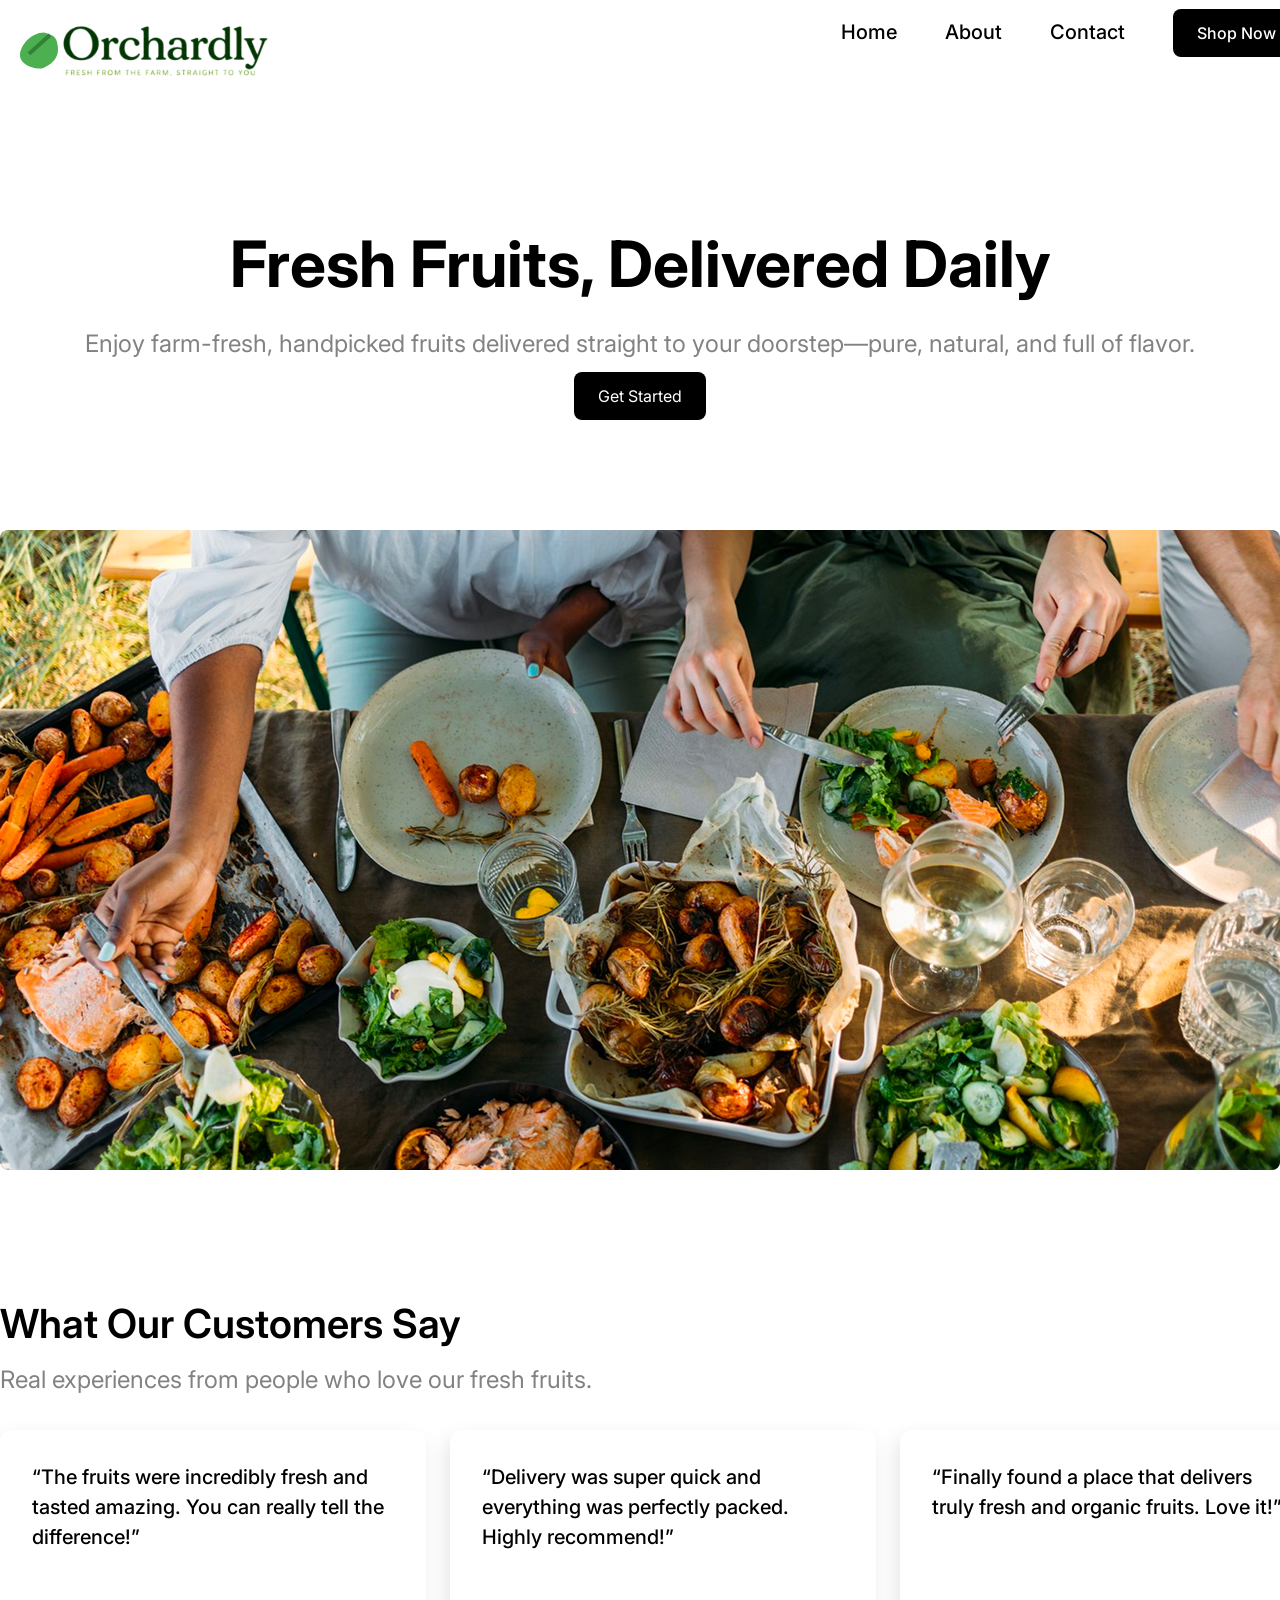
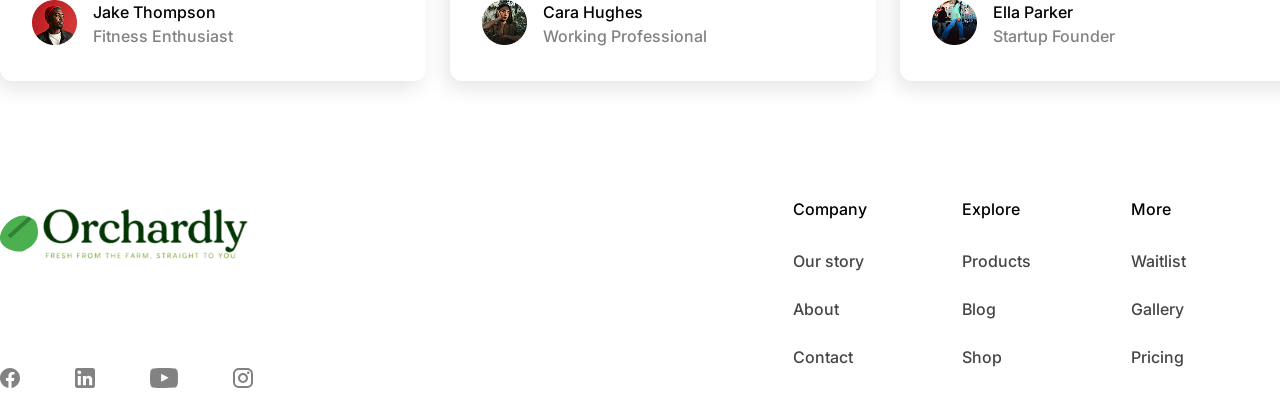
<file: index.html>
<!DOCTYPE html>
<html lang="en">

<head>
    <meta charset="UTF-8">
    <meta name="viewport" content="width=device-width, initial-scale=1.0">
    <title>Landing Page-1</title>
    <link rel="stylesheet" href="css/common.css">
    <link rel="stylesheet" href="css/page/index.css">


</head>

<body>
    <header class="header">
        <div class="container">
            <div class="main-header">
                <div class="sub-header">
                    <div class="logo"><a href="/Orchardly">
                            <img src="images/svg/logo-orchardly.svg" alt="logo">
                        </a>
                    </div>
                    <nav class="nav">
                        <ul>
                            <li><a href="/Orchardly">Home</a></li>
                            <li><a href="/Orchardly/about.html">About</a></li>
                            <li><a href="/Orchardly/contact.html">Contact</a></li>
                            <li><a href="/Orchardly/shop.html" id="button" style="text-decoration: none;">Shop
                                    Now</a></li>
                        </ul>
                    </nav>
                </div>
            </div>
    </header>

    <section class="hero">
        <div class="container">

            <div class="hero-section">
                <div class="main-title">
                    <h1>Fresh Fruits, Delivered Daily</h1>
                </div>
                <div class="main-desc">
                    <p>Enjoy farm-fresh, handpicked fruits delivered straight to your doorstep—pure, natural, and full
                        of flavor.</p>
                </div>
                <div class="main-button">
                    <a href="/Orchardly/index-2.html" class="button">Get Started</a>
                </div>
            </div>
            <div class="hero-image">
                <div class="main-image">
                    <img src="images/jpg/main-img.jpg" alt="Image">
                </div>
            </div>

        </div>
    </section>


    <section class="cards">
        <div class="container">

            <div class="main-heading">
                <div class="heading">
                    <h2>What Our Customers Say</h2>
                </div>
                <div class="sub-heading">
                    <p>Real experiences from people who love our fresh fruits.</p>
                </div>
            </div>

            <div class="main-cards">
                <div class="card">
                    <div class="review">
                        <p>“The fruits were incredibly fresh and tasted amazing. You can really tell the difference!”
                        </p>
                    </div>

                    <div class="customer">
                        <div class="cust-img">
                            <img src="images/jpg/avatar-1.jpg" alt="person-1">
                        </div>

                        <div class="cust-info">
                            <div class="cust-name">
                                <h4>Jake Thompson</h4>
                            </div>

                            <div class="cust-desc">
                                <p>Fitness Enthusiast</p>
                            </div>
                        </div>
                    </div>
                </div>

                <div class="card">
                    <div class="review">
                        <p>“Delivery was super quick and everything was perfectly packed. Highly recommend!”</p>
                    </div>

                    <div class="customer">
                        <div class="cust-img">
                            <img src="images/jpg/avatar-2.jpg" alt="person-2">
                        </div>

                        <div class="cust-info">
                            <div class="cust-name">
                                <h4>Cara Hughes</h4>
                            </div>

                            <div class="cust-desc">
                                <p>Working Professional</p>
                            </div>
                        </div>
                    </div>
                </div>

                <div class="card">
                    <div class="review">
                        <p>“Finally found a place that delivers truly fresh and organic fruits. Love it!”</p>
                    </div>

                    <div class="customer">
                        <div class="cust-img">
                            <img src="images/jpg/avatar-3.jpg" alt="person-3">
                        </div>

                        <div class="cust-info">
                            <div class="cust-name">
                                <h4>Ella Parker</h4>
                            </div>

                            <div class="cust-desc">
                                <p>Startup Founder</p>
                            </div>
                        </div>
                    </div>
                </div>
            </div>
        </div>
    </section>

    <footer class="footer">
        <div class="container">
            <div class="footer-flex">


                <div class="footer-left">
                    <div class="logo"><a href="/Orchardly">
                            <img src="images/svg/logo-orchardly.svg" alt="logo"></a>
                    </div>

                    <div class="footer-img">
                        <ul>
                            <li><img src="images/svg/facebook.svg"></li>
                            <li><img src="images/svg/linkedin.svg"></li>
                            <li><img src="images/svg/yt.svg"></li>
                            <li><img src="images/svg/instagram.svg"></li>
                        </ul>
                    </div>
                </div>

                <div class="footer-right">
                    <div class="footer-col">

                        <h5>Company</h5>

                        <ul>
                            <li><a href="/Orchardly/index-2.html">Our story</a></li>
                            <li><a href="/Orchardly/about.html">About</a></li>
                            <li><a href="/Orchardly/contact.html">Contact</a></li>
                        </ul>

                    </div>

                    <div class="footer-col">
                        <h5>Explore</h5>
                        <ul>
                            <li><a href="/Orchardly/product-detail.html">Products</a></li>
                            <li><a href="/Orchardly/article.html">Blog</a></li>
                            <li><a href="/Orchardly/shop.html">Shop</a></li>
                        </ul>
                    </div>

                    <div class="footer-col">
                        <h5>More</h5>
                        <ul>
                            <li><a href="/Orchardly/waitlist.html">Waitlist</a></li>
                            <li><a href="/Orchardly/portfolio.html">Gallery</a></li>
                            <li><a href="/Orchardly/pricing.html">Pricing</a></li>
                        </ul>
                    </div>

                </div>
            </div>

        </div>

        </div>
    </footer>
</body>

</html>
</file>
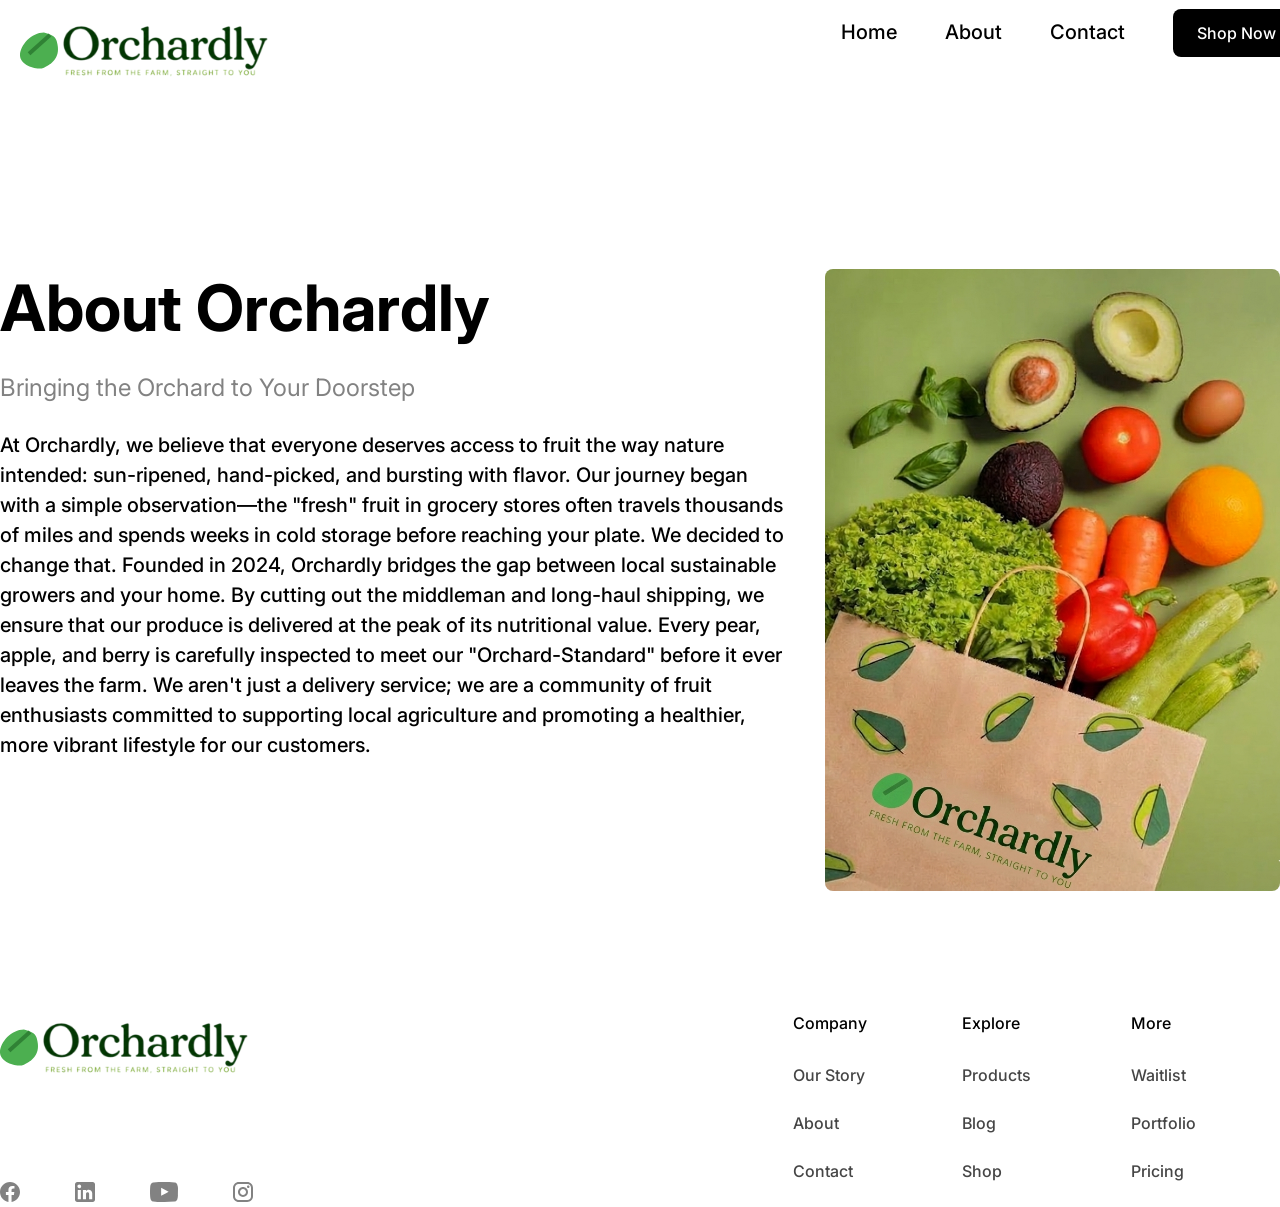
<file: about.html>
<!DOCTYPE html>
<html lang="en">

<head>
    <meta charset="UTF-8">
    <meta name="viewport" content="width=device-width, initial-scale=1.0">
    <title>About</title>
    <link rel="stylesheet" href="css/common.css">
    <link rel="stylesheet" href="css/page/about.css">
</head>

<body>
    <header class="header">
        <div class="container">
            <div class="main-header">
                <div class="sub-header">
                    <div class="logo"><a href="/Orchardly">
                            <img src="images/svg/logo-orchardly.svg" alt="logo">
                        </a></h1>
                    </div>
                    <nav class="nav">
                        <ul>
                            <li><a href="/Orchardly">Home</a></li>
                            <li><a href="/Orchardly/about.html">About</a></li>
                            <li><a href="/Orchardly/contact.html">Contact</a></li>
                            <li><a href="/Orchardly/shop.html" id="button" style="text-decoration: none;">Shop
                                    Now</a></li>
                        </ul>
                    </nav>
                </div>
            </div>
    </header>

    <section class="hero">
        <div class="container">
            <div class="hero-wrapper">
                <div class="hero-content">
                    <div class="hero-title">
                        <h1>About Orchardly</h1>
                    </div>
                    <div class="hero-sub-heading">
                        <p>Bringing the Orchard to Your Doorstep</p>
                    </div>
                    <div class="hero-desc">
                        <p style="  font-family: 'inter', sans-serif;">
                            At Orchardly, we believe that everyone deserves access to fruit the way nature
                            intended: sun-ripened, hand-picked, and bursting with flavor. Our journey began
                            with a simple observation—the "fresh" fruit in grocery stores often travels
                            thousands of miles and spends weeks in cold storage before reaching your plate.

                            We decided to change that.

                            Founded in 2024, Orchardly bridges the gap between local sustainable growers
                            and your home. By cutting out the middleman and long-haul shipping, we ensure
                            that our produce is delivered at the peak of its nutritional value. Every pear,
                            apple, and berry is carefully inspected to meet our "Orchard-Standard" before
                            it ever leaves the farm.

                            We aren't just a delivery service; we are a community of fruit enthusiasts
                            committed to supporting local agriculture and promoting a healthier, more
                            vibrant lifestyle for our customers.</p>
                    </div>
                </div>

                <div class="hero-image">
                    <img src="images/png/orchardly-about.png" alt="image">
                </div>
            </div>
        </div>
    </section>

    <footer class="footer">
        <div class="container">
            <div class="footer-flex">

                <div class="footer-left">
                    <div class="logo"><a href="/Orchardly">
                            <img src="images/svg/logo-orchardly.svg" alt="logo"></a>
                    </div>

                    <div class="footer-img">
                        <ul>
                            <li><img src="images/svg/facebook.svg"></li>
                            <li><img src="images/svg/linkedin.svg"></li>
                            <li><img src="images/svg/yt.svg"></li>
                            <li><img src="images/svg/instagram.svg"></li>
                        </ul>
                    </div>
                </div>

                <div class="footer-right">
                    <div class="footer-col">

                        <h5>Company</h5>

                        <ul>
                            <li><a href="/Orchardly/index-2.html">Our Story</a></li>
                            <li><a href="/Orchardly/about.html">About</a></li>
                            <li><a href="/Orchardly/contact.html">Contact</a></li>
                        </ul>

                    </div>

                    <div class="footer-col">
                        <h5>Explore</h5>
                        <ul>
                            <li><a href="/Orchardly/product-detail.html">Products</a></li>
                            <li><a href="/Orchardly/article.html">Blog</a></li>
                            <li><a href="/Orchardly/shop.html">Shop</a></li>
                        </ul>
                    </div>

                    <div class="footer-col">
                        <h5>More</h5>
                        <ul>
                            <li><a href="/Orchardly/waitlist.html">Waitlist</a></li>
                            <li><a href="/Orchardly/portfolio.html">Portfolio</a></li>
                            <li><a href="/Orchardly/pricing.html">Pricing</a></li>
                        </ul>
                    </div>

                </div>
            </div>

        </div>

        </div>
    </footer>
</body>

</html>
</file>
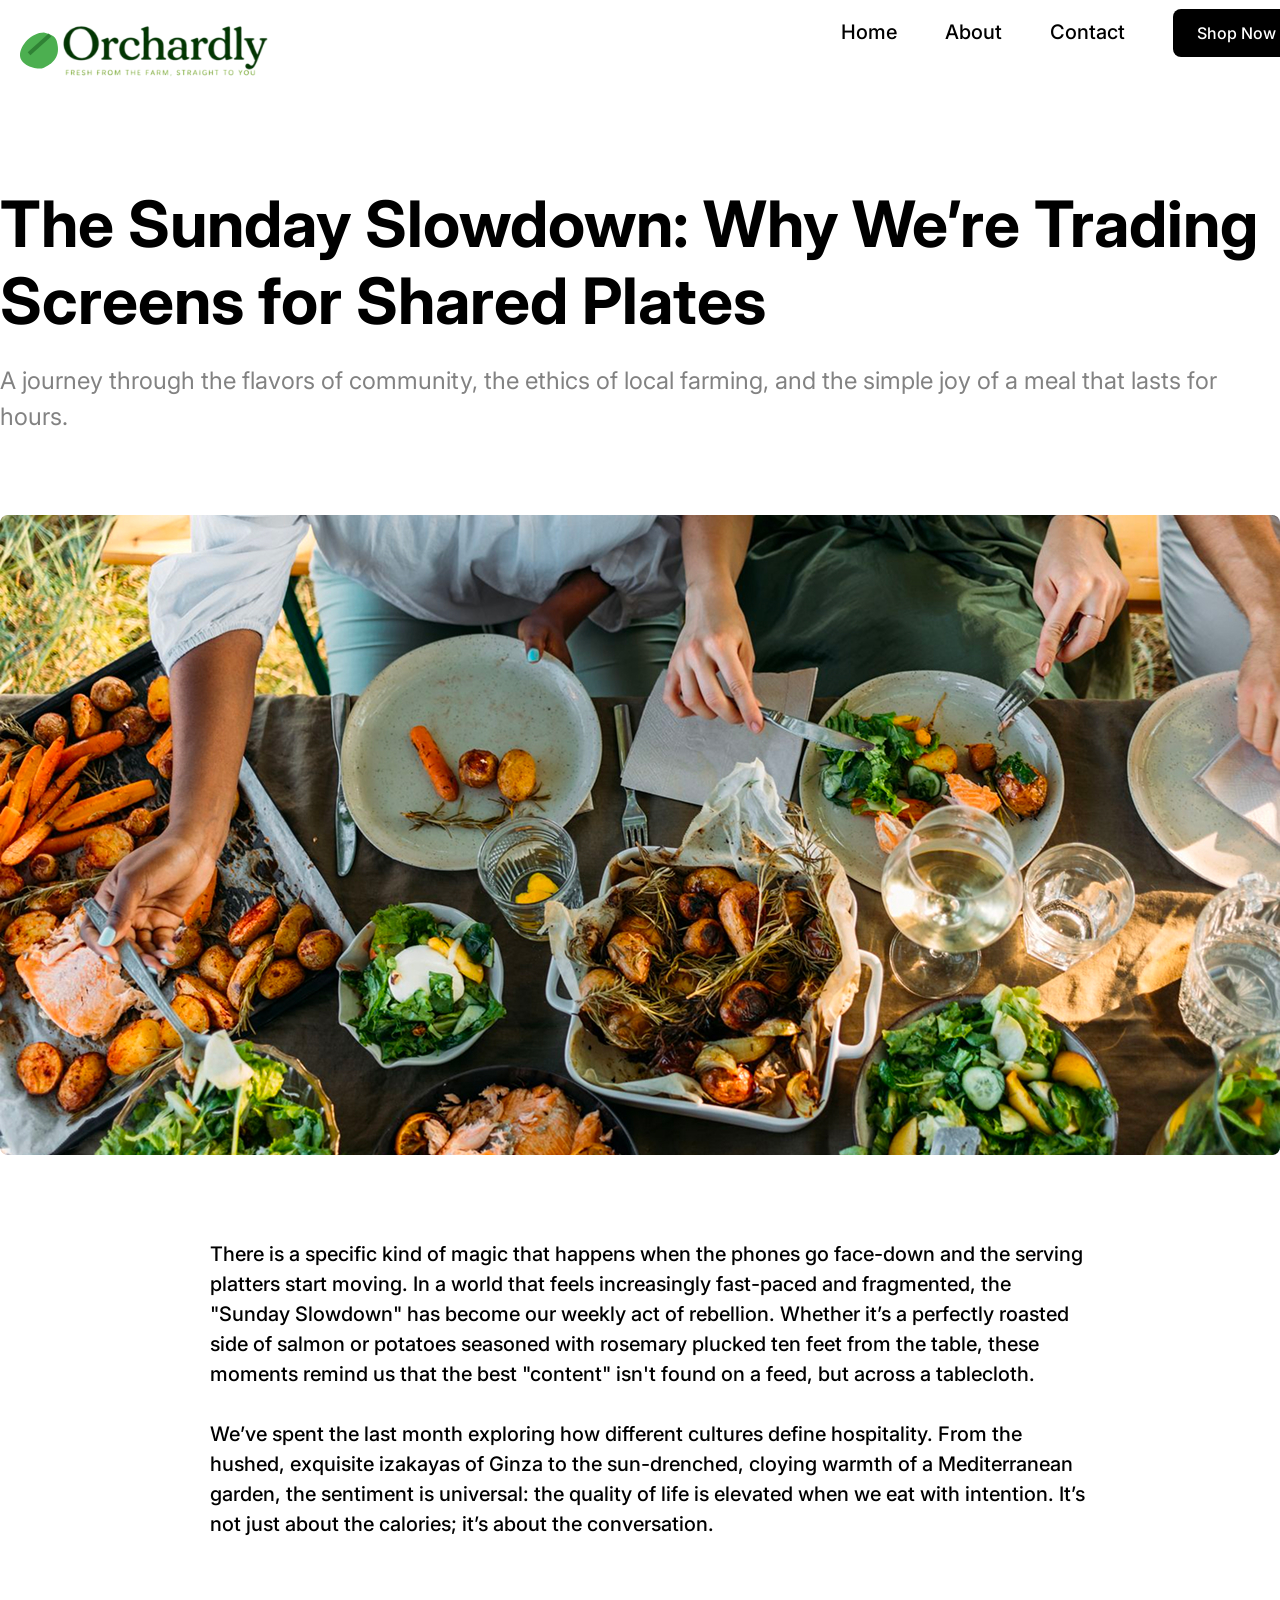
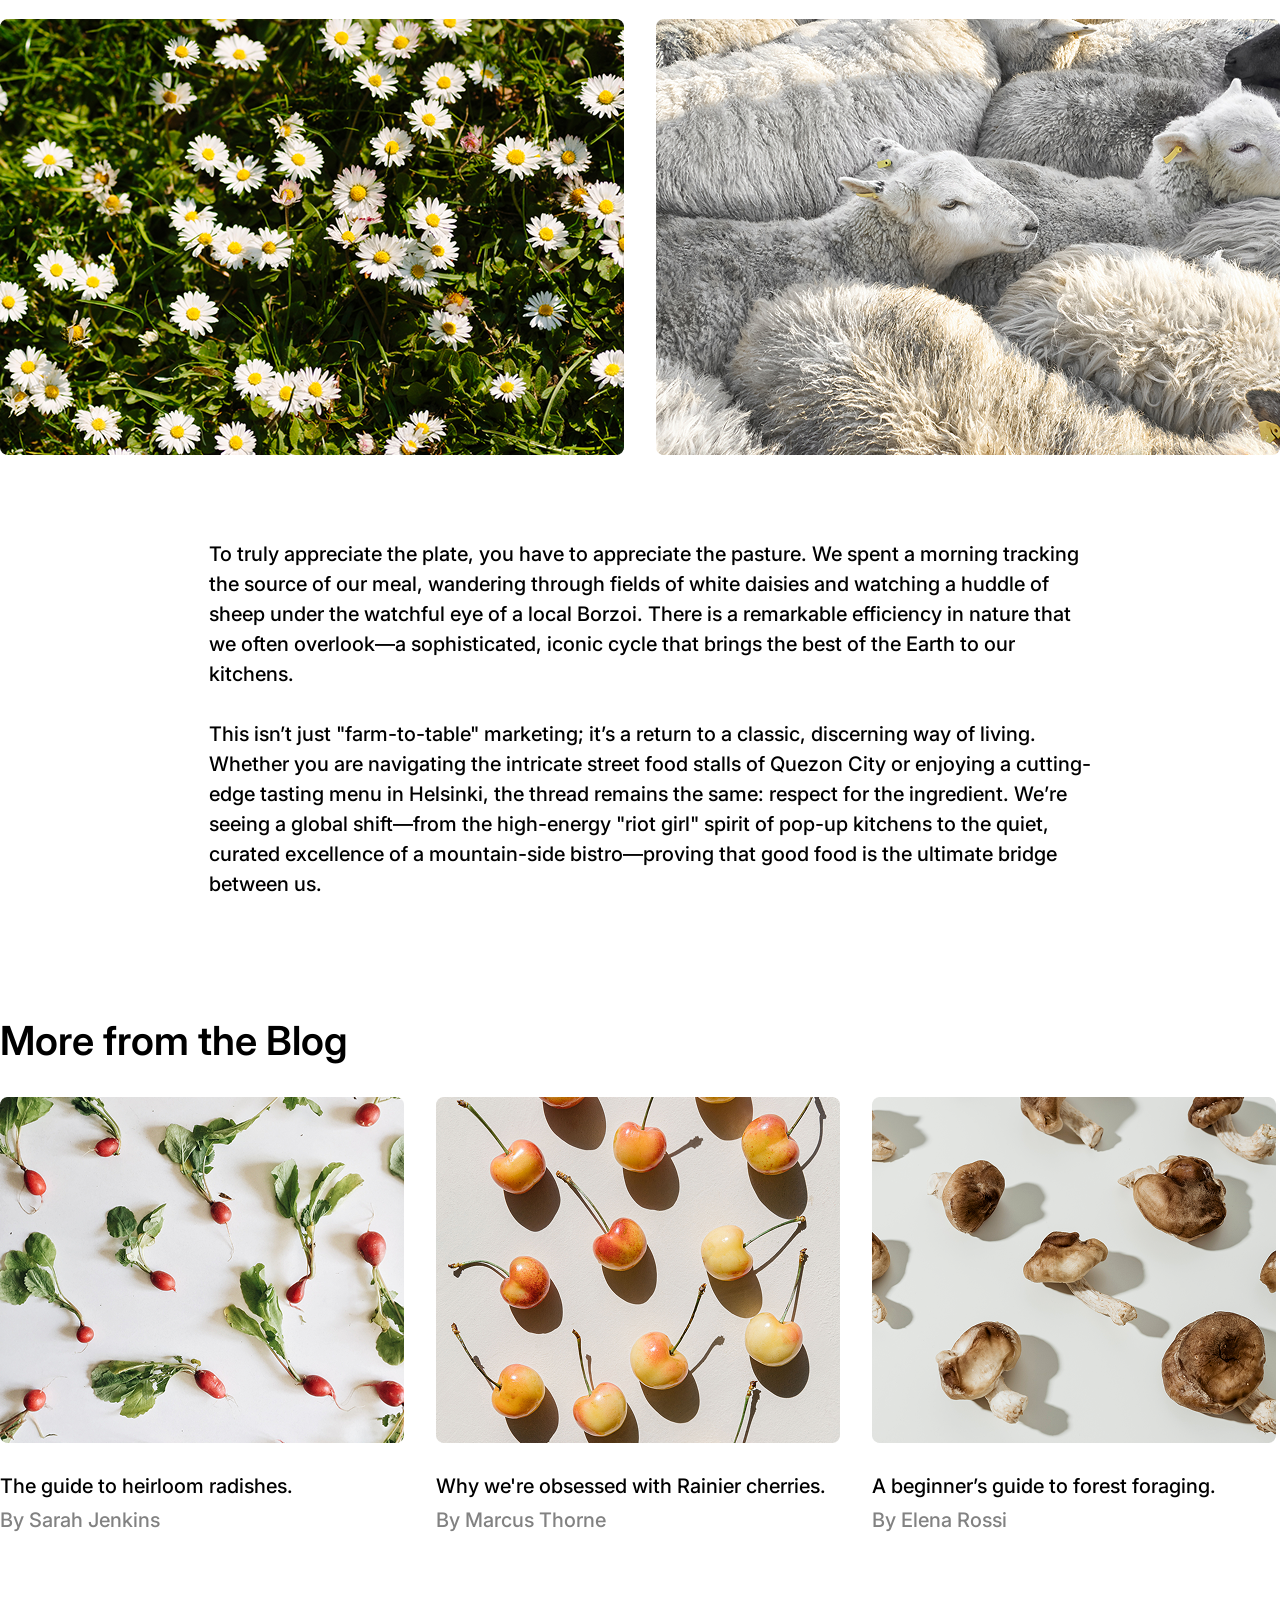
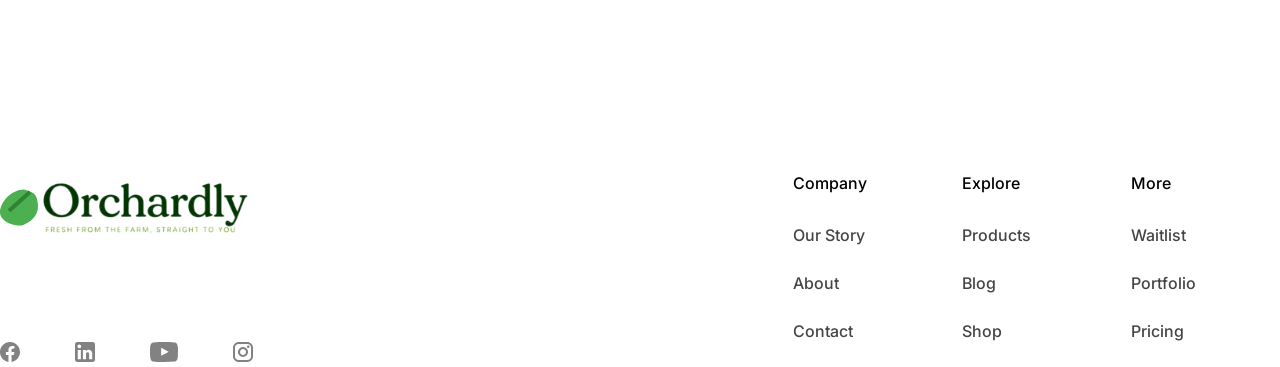
<file: article.html>
<!DOCTYPE html>
<html lang="en">

<head>
    <meta charset="UTF-8">
    <meta name="viewport" content="width=device-width, initial-scale=1.0">
    <title>Article</title>
    <link rel="stylesheet" href="css/common.css">
    <link rel="stylesheet" href="css/page/article.css">
</head>

<body>

    <header class="header">
        <div class="container">
            <div class="main-header">
                <div class="sub-header">
                    <div class="logo"><a href="/Orchardly">
                            <img src="images/svg/logo-orchardly.svg" alt="logo">
                        </a></h1>
                    </div>
                    <nav class="nav">
                        <ul>
                            <li><a href="/Orchardly">Home</a></li>
                            <li><a href="/Orchardly/about.html">About</a></li>
                            <li><a href="/Orchardly/contact.html">Contact</a></li>
                            <li><a href="/Orchardly/shop.html" id="button" style="text-decoration: none;">Shop
                                    Now</a></li>
                        </ul>
                    </nav>
                </div>
            </div>
    </header>

    <section class="hero">
        <div class="container">
            <div class="hero-title">
                <h1>The Sunday Slowdown: Why We’re Trading Screens for Shared Plates</h1>
            </div>
            <div class="hero-sub-heading">
                <p>A journey through the flavors of community, the ethics of local farming, and the simple joy of a meal
                    that lasts for hours.</p>
            </div>

            <div class="hero-image">
                <img src="images/jpg/main-img.jpg">
            </div>
        </div>
    </section>

    <section class="description">
        <div class="container">
            <div class="para">
                <pre style="  font-family: 'inter', sans-serif;">
    There is a specific kind of magic that happens when the phones go face-down and the serving 
    platters start moving. In a world that feels increasingly fast-paced and fragmented, the 
    "Sunday Slowdown" has become our weekly act of rebellion. Whether it’s a perfectly roasted 
    side of salmon or potatoes seasoned with rosemary plucked ten feet from the table, these 
    moments remind us that the best "content" isn't found on a feed, but across a tablecloth.

    We’ve spent the last month exploring how different cultures define hospitality. From the 
    hushed, exquisite izakayas of Ginza to the sun-drenched, cloying warmth of a Mediterranean 
    garden, the sentiment is universal: the quality of life is elevated when we eat with intention. It’s 
    not just about the calories; it’s about the conversation.</pre>
            </div>
        </div>
    </section>

    <section class="photo">
        <div class="container">
            <div class="images">
                <div class="image-1">
                    <img src="images/png/article-1.png" alt="img-1">
                </div>
                <div class="image-2">
                    <img src="images/png/article-2.png" alt="img-2">
                </div>
            </div>
        </div>
    </section>

    <section class="description-2">
        <div class="container">
            <div class="para-2">
                <pre style="  font-family: 'inter', sans-serif;">
    To truly appreciate the plate, you have to appreciate the pasture. We spent a morning tracking 
    the source of our meal, wandering through fields of white daisies and watching a huddle of 
    sheep under the watchful eye of a local Borzoi. There is a remarkable efficiency in nature that 
    we often overlook—a sophisticated, iconic cycle that brings the best of the Earth to our 
    kitchens.

    This isn’t just "farm-to-table" marketing; it’s a return to a classic, discerning way of living. 
    Whether you are navigating the intricate street food stalls of Quezon City or enjoying a cutting-
    edge tasting menu in Helsinki, the thread remains the same: respect for the ingredient. We’re 
    seeing a global shift—from the high-energy "riot girl" spirit of pop-up kitchens to the quiet, 
    curated excellence of a mountain-side bistro—proving that good food is the ultimate bridge 
    between us.</pre>
            </div>
        </div>
    </section>

    <section class="article-cards">
        <div class="container">
            <div class="card-title">
                <h4>More from the Blog</h4>
            </div>
            <div class="cards">
                <div class="card-desc">
                    <div class="card-img-1">
                        <img src="images/png/raddish.png">
                    </div>
                    <div class="card-title">
                        <h5>The guide to heirloom radishes.</h5>
                    </div>
                    <div class="card-author">
                        <p>By Sarah Jenkins</p>
                    </div>
                </div>

                <div class="card-desc">
                    <div class="card-img-2">
                        <img src="images/png/cherry.png">
                    </div>
                    <div class="card-title">
                        <h5>Why we're obsessed with Rainier cherries.</h5>
                    </div>
                    <div class="card-author">
                        <p>By Marcus Thorne</p>
                    </div>
                </div>

                <div class="card-desc">
                    <div class="card-img-3">
                        <img src="images/png/mushroom.png">
                    </div>
                    <div class="card-title">
                        <h5>A beginner’s guide to forest foraging.</h5>
                    </div>
                    <div class="card-author">
                        <p>By Elena Rossi</p>
                    </div>
                </div>
            </div>
        </div>
    </section>

    <footer class="footer">
        <div class="container">
            <div class="footer-flex">


                <div class="footer-left">
                    <div class="logo"><a href="/Orchardly">
                            <img src="images/svg/logo-orchardly.svg" alt="logo"></a>
                    </div>

                    <div class="footer-img">
                        <ul>
                            <li><img src="images/svg/facebook.svg"></li>
                            <li><img src="images/svg/linkedin.svg"></li>
                            <li><img src="images/svg/yt.svg"></li>
                            <li><img src="images/svg/instagram.svg"></li>
                        </ul>
                    </div>
                </div>

                <div class="footer-right">
                    <div class="footer-col">

                        <h5>Company</h5>

                        <ul>
                            <li><a href="/Orchardly/index-2.html">Our Story</a></li>
                            <li><a href="/Orchardly/about.html">About</a></li>
                            <li><a href="/Orchardly/contact.html">Contact</a></li>
                        </ul>

                    </div>

                    <div class="footer-col">
                        <h5>Explore</h5>
                        <ul>
                            <li><a href="/Orchardly/product-detail.html">Products</a></li>
                            <li><a href="/Orchardly/article.html">Blog</a></li>
                            <li><a href="/Orchardly/shop.html">Shop</a></li>
                        </ul>
                    </div>

                    <div class="footer-col">
                        <h5>More</h5>
                        <ul>
                            <li><a href="/Orchardly/waitlist.html">Waitlist</a></li>
                            <li><a href="/Orchardly/portfolio.html">Portfolio</a></li>
                            <li><a href="/Orchardly/pricing.html">Pricing</a></li>
                        </ul>
                    </div>

                </div>
            </div>

        </div>

        </div>
    </footer>

</body>

</html>
</file>
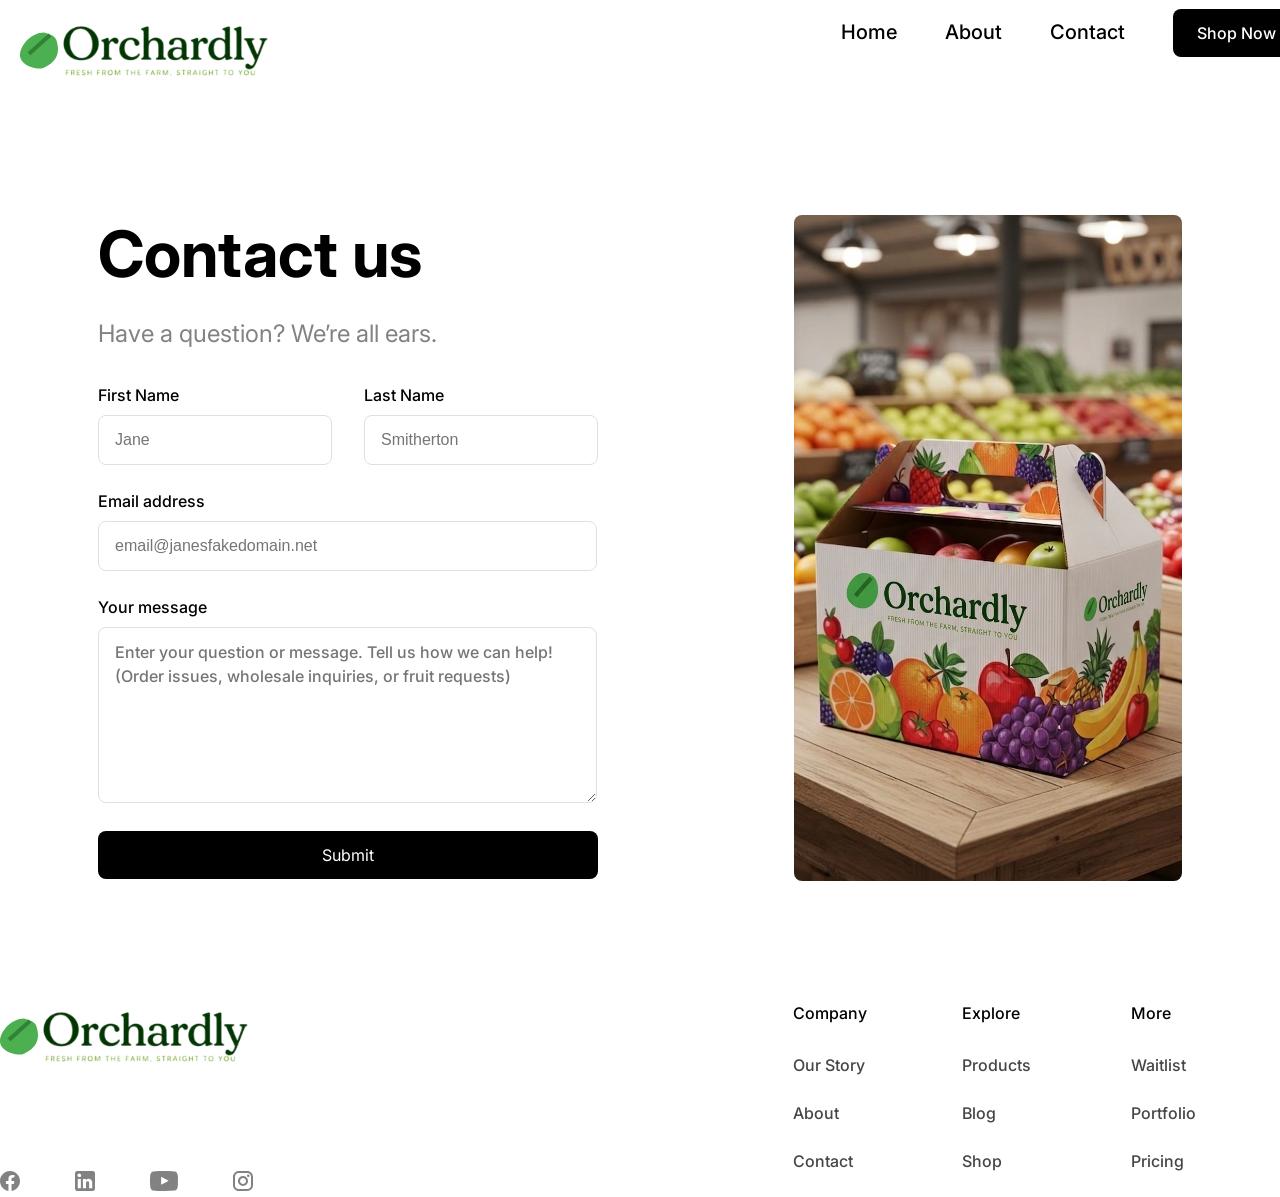
<file: contact.html>
<!DOCTYPE html>
<html lang="en">

<head>
    <meta charset="UTF-8">
    <meta name="viewport" content="width=device-width, initial-scale=1.0">
    <title>Contact</title>
    <link rel="stylesheet" href="css/common.css">
    <link rel="stylesheet" href="css/page/contact.css">
</head>

<body>
    <header class="header">
        <div class="container">
            <div class="main-header">
                <div class="sub-header">
                    <div class="logo"><a href="/Orchardly">
                            <img src="images/svg/logo-orchardly.svg" alt="logo">
                        </a></h1>
                    </div>
                    <nav class="nav">
                        <ul>
                            <li><a href="/Orchardly">Home</a></li>
                            <li><a href="/Orchardly/about.html">About</a></li>
                            <li><a href="/Orchardly/contact.html">Contact</a></li>
                            <li><a href="/Orchardly/shop.html" id="button" style="text-decoration: none;">Shop
                                    Now</a></li>
                        </ul>
                    </nav>
                </div>
            </div>
    </header>

    <section class="hero">
        <div class="container">
            <div class="hero-wrapper">
                <div class="hero-section">
                    <div class="hero-title">
                        <h1>Contact us</h1>
                    </div>
                    <div class="hero-sub-heading">
                        <p>Have a question? We’re all ears.</p>
                    </div>

                    <form class="contact-form">

                        <div class="row">
                            <div class="input-group">
                                <label for="fname">First Name</label>
                                <input type="text" id="fname" name="firstname" placeholder="Jane">
                            </div>

                            <div class="input-group">
                                <label for="lname">Last Name</label>
                                <input type="text" id="lname" name="lastname" placeholder="Smitherton">
                            </div>
                        </div>

                        <div class="input-group">
                            <label for="email">Email address</label>
                            <input type="text" id="email" name="email" placeholder="email@janesfakedomain.net">
                        </div>

                        <div class="input-group">
                            <label for="message">Your message</label>
                            <textarea id="message" name="message"
                                placeholder="Enter your question or message. Tell us how we can help! (Order issues, wholesale inquiries, or fruit requests)"></textarea>
                        </div>

                        <div class="main-button">
                            <button class="button">Submit</button>
                        </div>

                    </form>
                </div>


                <div class="hero-image">
                    <img src="images/png/box-contact.png" alt="image">
                </div>
            </div>
        </div>
    </section>

    <footer class="footer">
        <div class="container">
            <div class="footer-flex">

                <div class="footer-left">
                    <div class="logo"><a href="/Orchardly">
                            <img src="images/svg/logo-orchardly.svg" alt="logo"></a>
                    </div>

                    <div class="footer-img">
                        <ul>
                            <li><img src="images/svg/facebook.svg"></li>
                            <li><img src="images/svg/linkedin.svg"></li>
                            <li><img src="images/svg/yt.svg"></li>
                            <li><img src="images/svg/instagram.svg"></li>
                        </ul>
                    </div>
                </div>

                <div class="footer-right">
                    <div class="footer-col">

                        <h5>Company</h5>

                        <ul>
                            <li><a href="/Orchardly/index-2.html">Our Story</a></li>
                            <li><a href="/Orchardly/about.html">About</a></li>
                            <li><a href="/Orchardly/contact.html">Contact</a></li>
                        </ul>

                    </div>

                    <div class="footer-col">
                        <h5>Explore</h5>
                        <ul>
                            <li><a href="/Orchardly/product-detail.html">Products</a></li>
                            <li><a href="/Orchardly/article.html">Blog</a></li>
                            <li><a href="/Orchardly/shop.html">Shop</a></li>
                        </ul>
                    </div>

                    <div class="footer-col">
                        <h5>More</h5>
                        <ul>
                            <li><a href="/Orchardly/waitlist.html">Waitlist</a></li>
                            <li><a href="/Orchardly/portfolio.html">Portfolio</a></li>
                            <li><a href="/Orchardly/pricing.html">Pricing</a></li>
                        </ul>
                    </div>

                </div>
            </div>

        </div>

        </div>
    </footer>
</body>

</html>
</file>
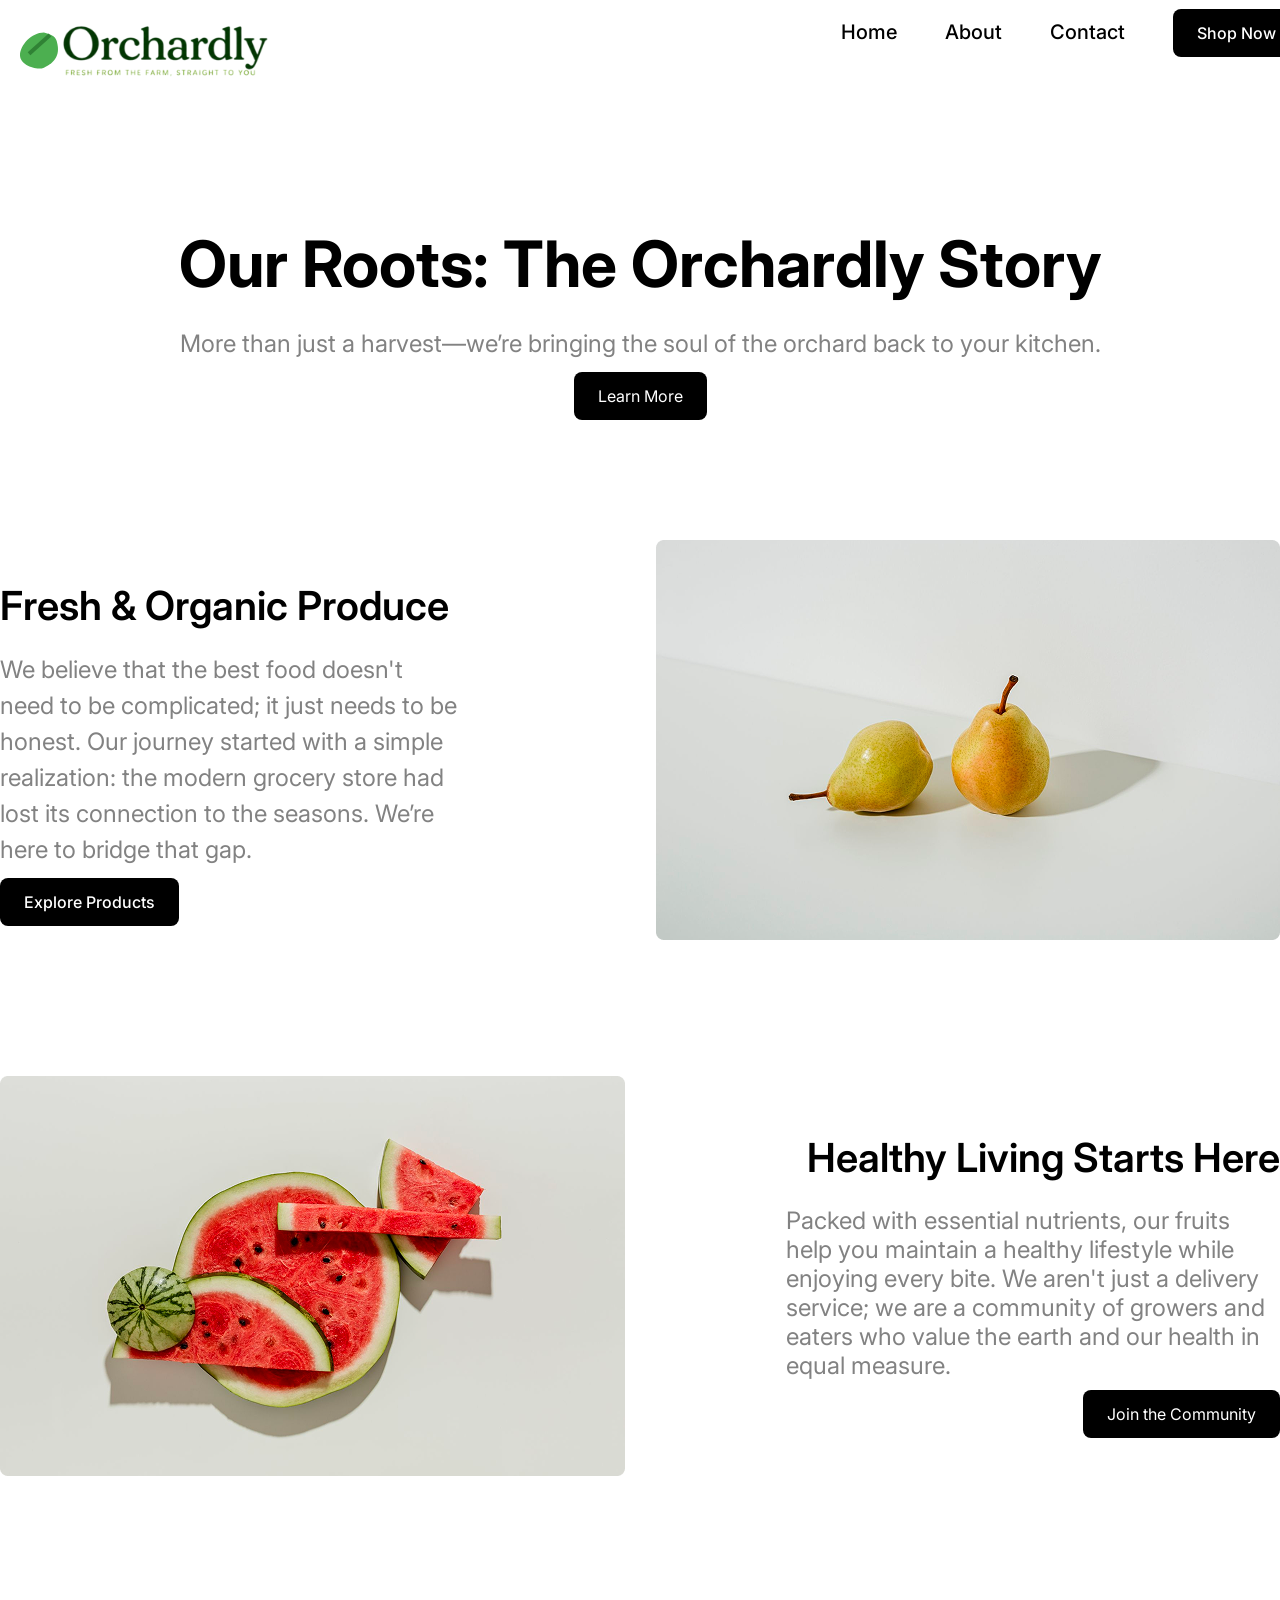
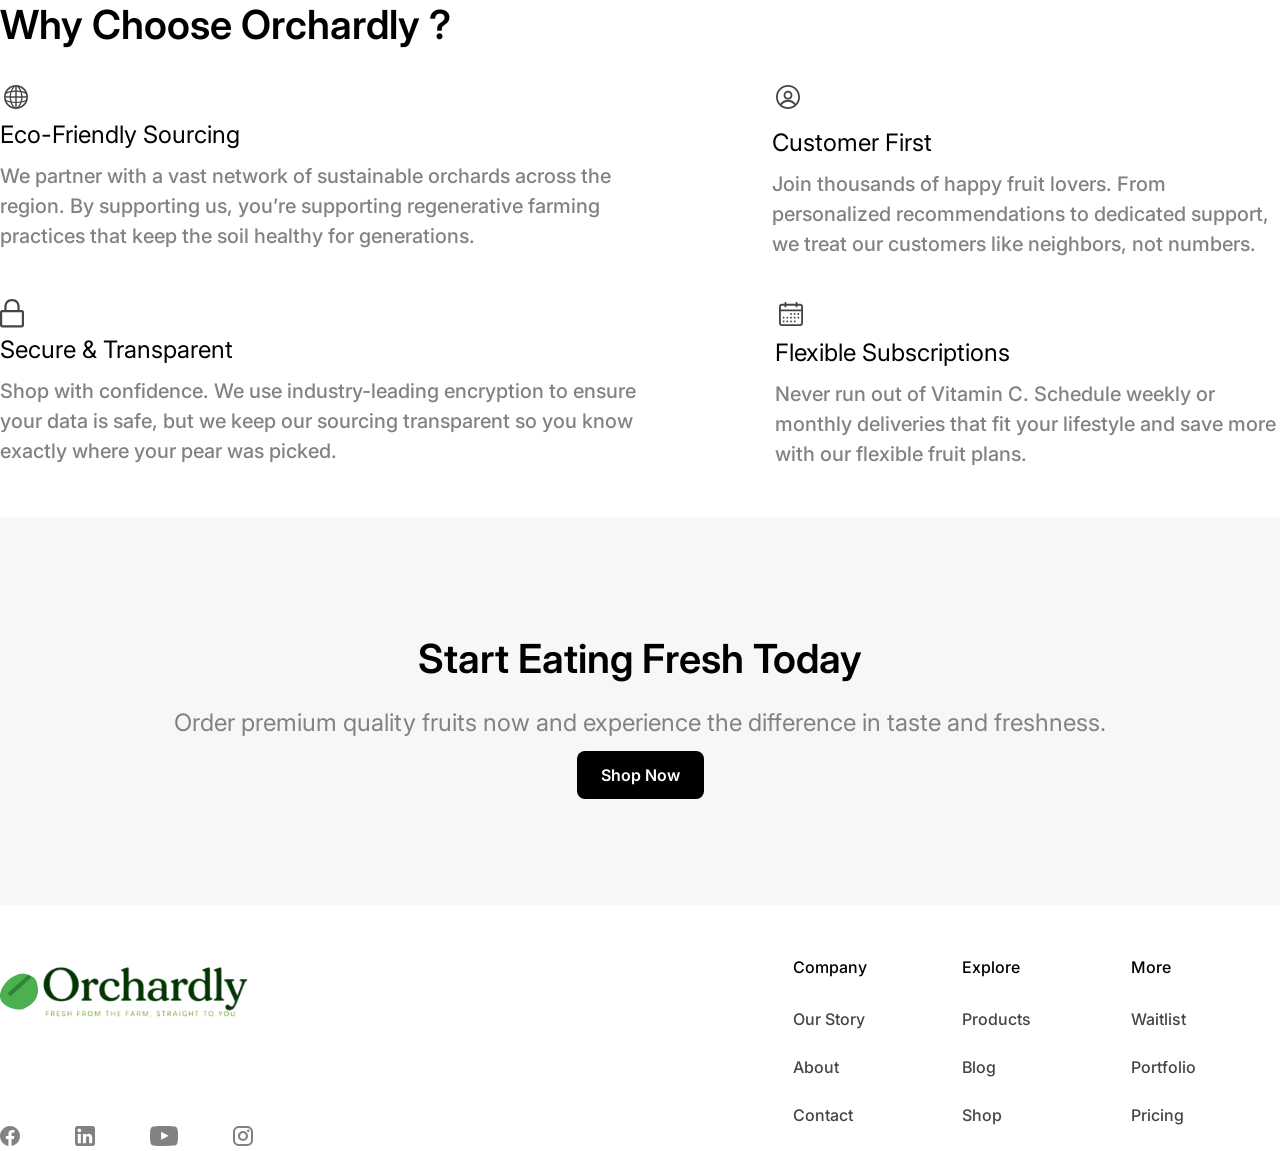
<file: index-2.html>
<!DOCTYPE html>
<html lang="en">

<head>
    <meta charset="UTF-8">
    <meta name="viewport" content="width=device-width, initial-scale=1.0">
    <title>Landing Page-2</title>
    <link rel="stylesheet" href="css/common.css">
    <link rel="stylesheet" href="css/page/index-2.css">
</head>

<body>

    <header class="header">
        <div class="container">
            <div class="main-header">
                <div class="sub-header">
                    <div class="logo"><a href="/Orchardly">
                            <img src="images/svg/logo-orchardly.svg" alt="logo">
                        </a></h1>
                    </div>
                    <nav class="nav">
                        <ul>
                            <li><a href="/Orchardly">Home</a></li>
                            <li><a href="/Orchardly/about.html">About</a></li>
                            <li><a href="/Orchardly/contact.html">Contact</a></li>
                            <li><a href="/Orchardly/shop.html" id="button" style="text-decoration: none;">Shop
                                    Now</a>
                            </li>
                        </ul>
                    </nav>
                </div>
            </div>
    </header>

    <section class="hero">
        <div class="container">

            <div class="hero-section">
                <div class="main-title">
                    <h1>Our Roots: The Orchardly Story</h1>
                </div>
                <div class="main-desc">
                    <p>More than just a harvest—we’re bringing the soul of the orchard back to your kitchen.</p>
                </div>
                <div class="main-button">
                    <a href="/Orchardly/article.html" class="button" style="text-decoration: none;">Learn More</a>
                </div>
            </div>
        </div>
    </section>

    <section class="features">
        <div class="container">
            <div class="feature">
                <div class="feature-info">
                    <div class="feature-heading">
                        <h3>Fresh & Organic Produce</h3>
                    </div>
                    <div class="feature-sub-heading">
                        <p>We believe that the best food doesn't need to be complicated; it just needs to be honest. Our
                            journey started with a simple realization: the modern grocery store had lost its connection
                            to the seasons. We’re here to bridge that gap.
                        </p>
                    </div>
                    <div class="main-button">
                        <a href="/Orchardly/product-detail.html" class="button"
                            style="text-decoration: none;">Explore
                            Products</a>
                    </div>
                </div>

                <div class="feature-img">
                    <img src="images/png/Pear.png" alt="Image">
                </div>
            </div>

            <div class="feature-card">
                <div class="ft-img">
                    <img src="images/png/Watermelon.png" alt="image">
                </div>
                <div class="ft-info">
                    <div class="ft-heading">
                        <h3>Healthy Living Starts Here</h3>
                    </div>
                    <div class="ft-sub-heading">
                        <p>Packed with essential nutrients, our fruits help you maintain a healthy lifestyle while
                            enjoying every bite. We aren't just a delivery service; we are a community of growers and
                            eaters who value the earth and our health in equal measure. </p>
                    </div>
                    <div class="main-button">
                        <a href="/Orchardly/pricing.html" class="button" style="text-decoration: none;">Join the
                            Community</a>
                    </div>
                </div>
            </div>
        </div>
    </section>


    <section class="icons">
        <div class="container">
            <div class="icon">
                <div class="icon-heading">
                    <h4>Why Choose Orchardly ?</h4>
                </div>
                <div class="icons-left">
                    <div class="icon-left-1">
                        <div class="icon-img-1">
                            <img src="images/svg/logo-1.svg" alt="icon-1">
                        </div>
                        <div class="icon-info">
                            <div class="icon-1-sub-heading">
                                <h5>Eco-Friendly Sourcing</h5>
                            </div>
                            <div class="icon-1-desc">
                                <p>We partner with a vast network of sustainable orchards across the region. By
                                    supporting us, you’re supporting regenerative farming practices that keep the soil
                                    healthy for generations.</p>
                            </div>
                        </div>
                    </div>

                    <div class="icon-left-2">
                        <div class="icon-img-2">
                            <img src="images/svg/logo-2.svg" alt="icon-2">
                        </div>
                        <div class="icon-info-2">
                            <div class="icon-2-sub-heading">
                                <h5>Customer First</h5>
                            </div>
                            <div class="icon-2-desc">
                                <p>Join thousands of happy fruit lovers. From personalized recommendations to dedicated
                                    support, we treat our customers like neighbors, not numbers.</p>
                            </div>
                        </div>
                    </div>
                </div>

                <div class="icon-right">
                    <div class="icon-right-1">
                        <div class="icon-img-3">
                            <img src="images/svg/logo-3.svg" alt="icon-3">
                        </div>
                        <div class="icon-info-3">
                            <div class="icon-3-sub-heading">
                                <h5>Secure & Transparent</h5>
                            </div>
                            <div class="icon-3-desc">
                                <p>Shop with confidence. We use industry-leading encryption to ensure your data is safe,
                                    but we keep our sourcing transparent so you know exactly where your pear was picked.
                                </p>
                            </div>
                        </div>
                    </div>

                    <div class="icon-right-2">
                        <div class="icon-img-4">
                            <img src="images/svg/logo-4.svg" alt="logo-4">
                        </div>
                        <div class="icon-info-4">
                            <div class="icon-4-sub-heading">
                                <h5>Flexible Subscriptions</h5>
                            </div>
                            <div class="icon-4-desc">
                                <p>Never run out of Vitamin C. Schedule weekly or monthly deliveries that fit your
                                    lifestyle and save more with our flexible fruit plans.</p>
                            </div>
                        </div>
                    </div>
                </div>
            </div>
        </div>
    </section>

    <section class="cta">
        <div class="container">
            <div class="cta-section">
                <div class="cta-heading">
                    <h5>Start Eating Fresh Today</h5>
                </div>
                <div class="cta-sub-heading">
                    <p>Order premium quality fruits now and experience the difference in taste and freshness.</p>
                </div>
                <div class="main-button">
                    <a href="/Orchardly/shop.html" class="button" style="text-decoration: none;">Shop Now</a>
                </div>
            </div>
    </section>

    <footer class="footer">
        <div class="container">
            <div class="footer-flex">


                <div class="footer-left">
                    <div class="logo"><a href="/Orchardly">
                            <img src="images/svg/logo-orchardly.svg" alt="logo"></a>
                    </div>

                    <div class="footer-img">
                        <ul>
                            <li><img src="images/svg/facebook.svg"></li>
                            <li><img src="images/svg/linkedin.svg"></li>
                            <li><img src="images/svg/yt.svg"></li>
                            <li><img src="images/svg/instagram.svg"></li>
                        </ul>
                    </div>
                </div>

                <div class="footer-right">
                    <div class="footer-col">

                        <h5>Company</h5>

                        <ul>
                            <li><a href="/Orchardly/index-2.html">Our Story</a></li>
                            <li><a href="/Orchardly/about.html">About</a></li>
                            <li><a href="/Orchardly/contact.html">Contact</a></li>
                        </ul>

                    </div>

                    <div class="footer-col">
                        <h5>Explore</h5>
                        <ul>
                            <li><a href="/Orchardly/product-detail.html">Products</a></li>
                            <li><a href="/Orchardly/article.html">Blog</a></li>
                            <li><a href="/Orchardly/shop.html">Shop</a></li>
                        </ul>
                    </div>

                    <div class="footer-col">
                        <h5>More</h5>
                        <ul>
                            <li><a href="/Orchardly/waitlist.html">Waitlist</a></li>
                            <li><a href="/Orchardly/portfolio.html">Portfolio</a></li>
                            <li><a href="/Orchardly/pricing.html">Pricing</a></li>
                        </ul>
                    </div>

                </div>
            </div>

        </div>

        </div>
    </footer>
</body>

</html>
</file>
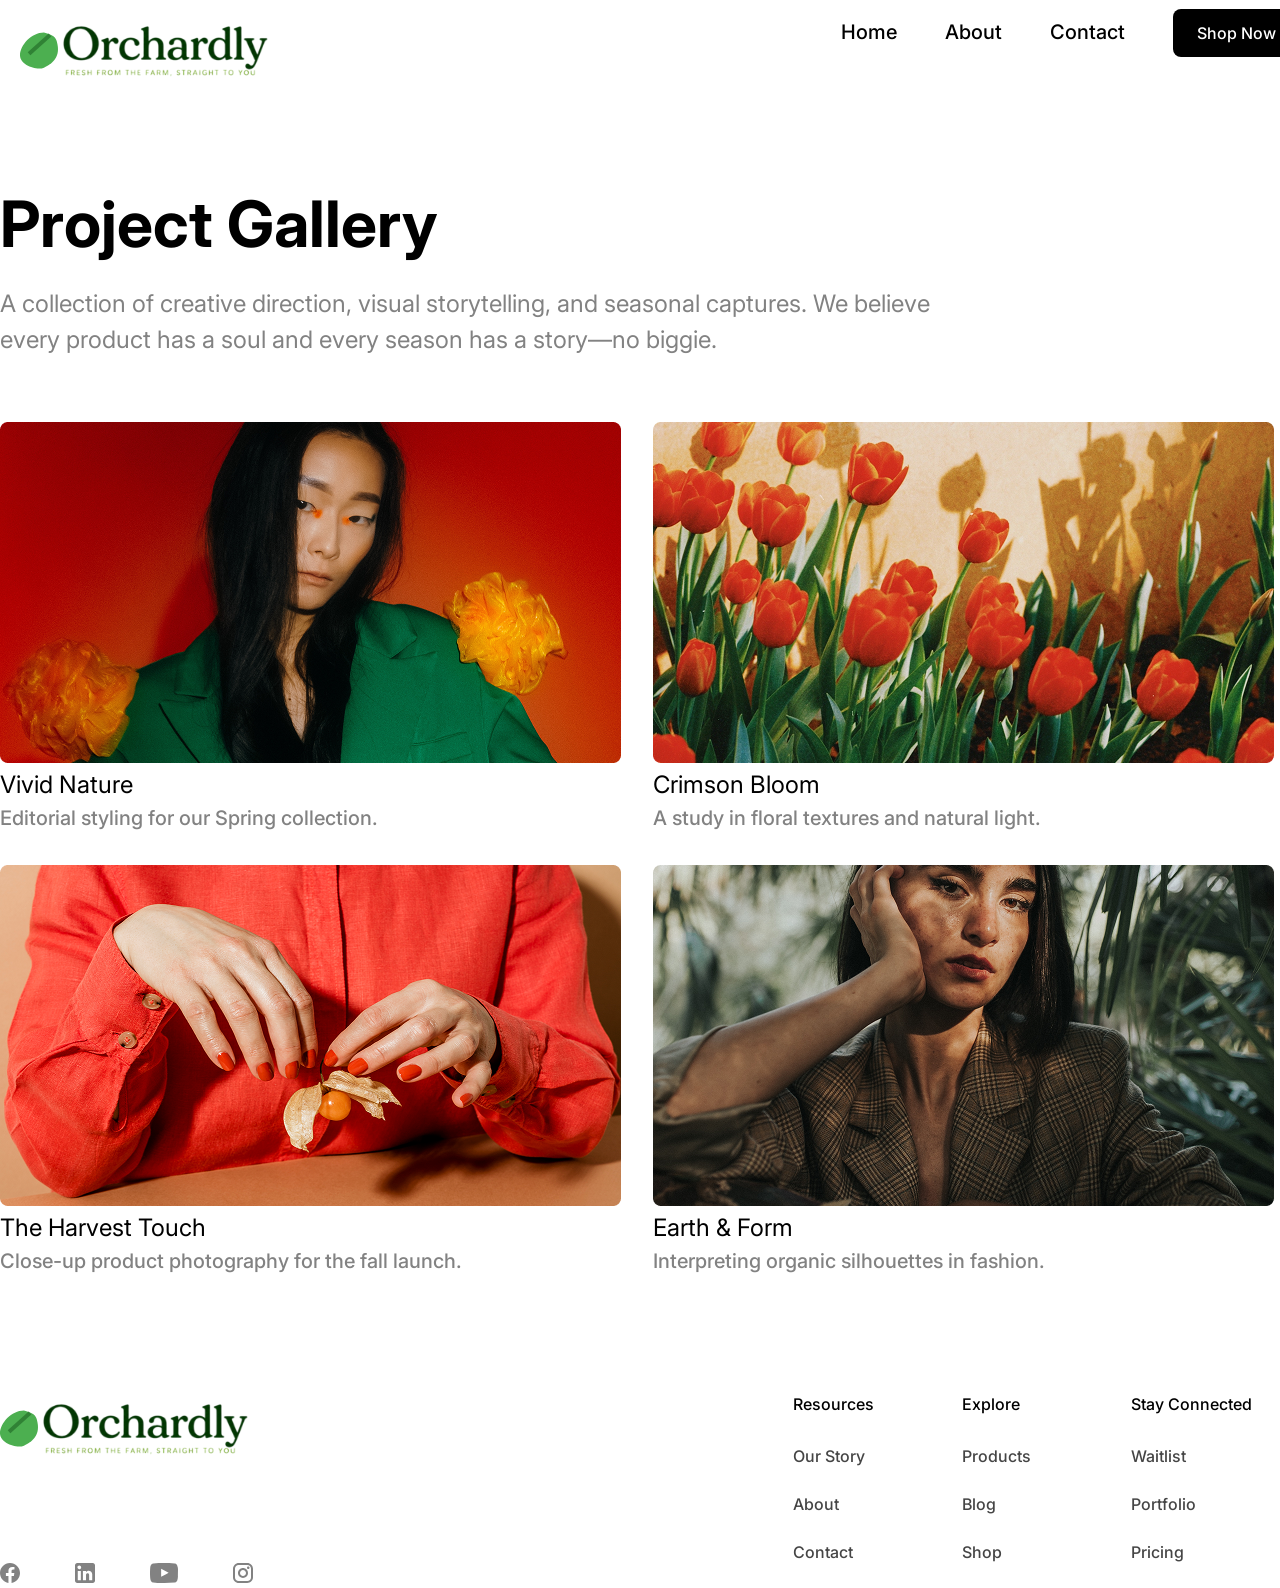
<file: portfolio.html>
<!DOCTYPE html>
<html lang="en">

<head>
    <meta charset="UTF-8">
    <meta name="viewport" content="width=device-width, initial-scale=1.0">
    <title>Portfolio</title>
    <link rel="stylesheet" href="css/common.css">
    <link rel="stylesheet" href="css/page/portfolio.css">
</head>

<body>
    <header class="header">
        <div class="container">
            <div class="main-header">
                <div class="sub-header">
                    <div class="logo"><a href="/Orchardly">
                            <img src="images/svg/logo-orchardly.svg" alt="logo">
                        </a></h1>
                    </div>
                    <nav class="nav">
                        <ul>
                            <li><a href="/Orchardly">Home</a></li>
                            <li><a href="/Orchardly/about.html">About</a></li>
                            <li><a href="/Orchardly/contact.html">Contact</a></li>
                            <li><a href="/Orchardly/shop.html" id="button" style="text-decoration: none;">Shop
                                    Now</a></li>
                        </ul>
                    </nav>
                </div>
            </div>
    </header>

    <section class="hero-section">
        <div class="container">
            <div class="hero">
                <div class="hero-title">
                    <h1>Project Gallery</h1>
                </div>
                <div class="hero-sub-heading">
                    <pre style=" font-family: 'inter' , sans-serif; ">
A collection of creative direction, visual storytelling, and seasonal captures. We believe 
every product has a soul and every season has a story—no biggie.</pre>
                </div>
            </div>
        </div>
    </section>

    <section class="feature-section">
        <div class="container">
            <div class="features">
                <div class="feature-card">
                    <div class="feature-img">
                        <img src="images/png/portfolio-1.png" alt="image">
                    </div>
                    <div class="feature-heading">
                        <h4>Vivid Nature</h4>
                    </div>
                    <div class="feature-desc">
                        <p>Editorial styling for our Spring collection.</p>
                    </div>
                </div>
                <div class="feature-card">
                    <div class="feature-img">
                        <img src="images/png/portfolio-2.png" alt="image">
                    </div>
                    <div class="feature-heading">
                        <h4>Crimson Bloom</h4>
                    </div>
                    <div class="feature-desc">
                        <p>A study in floral textures and natural light.</p>
                    </div>
                </div>
                <div class="feature-card">
                    <div class="feature-img">
                        <img src="images/png/portfolio-3.png" alt="image">
                    </div>
                    <div class="feature-heading">
                        <h4>The Harvest Touch</h4>
                    </div>
                    <div class="feature-desc">
                        <p>Close-up product photography for the fall launch.</p>
                    </div>
                </div>
                <div class="feature-card">
                    <div class="feature-img">
                        <img src="images/png/portfolio-4.png" alt="image">
                    </div>
                    <div class="feature-heading">
                        <h4>Earth & Form</h4>
                    </div>
                    <div class="feature-desc">
                        <p>Interpreting organic silhouettes in fashion.</p>
                    </div>
                </div>
            </div>
        </div>
    </section>

    <footer class="footer">
        <div class="container">
            <div class="footer-flex">


                <div class="footer-left">
                    <div class="logo"><a href="/Orchardly">
                            <img src="images/svg/logo-orchardly.svg" alt="logo"></a>
                    </div>

                    <div class="footer-img">
                        <ul>
                            <li><img src="images/svg/facebook.svg"></li>
                            <li><img src="images/svg/linkedin.svg"></li>
                            <li><img src="images/svg/yt.svg"></li>
                            <li><img src="images/svg/instagram.svg"></li>
                        </ul>
                    </div>
                </div>

                <div class="footer-right">
                    <div class="footer-col">

                        <h5>Resources</h5>

                        <ul>
                            <li><a href="/Orchardly/index-2.html">Our Story</a></li>
                            <li><a href="/Orchardly/about.html">About</a></li>
                            <li><a href="/Orchardly/contact.html">Contact</a></li>
                        </ul>

                    </div>

                    <div class="footer-col">
                        <h5>Explore</h5>
                        <ul>
                            <li><a href="/Orchardly/product-detail.html">Products</a></li>
                            <li><a href="/Orchardly/article.html">Blog</a></li>
                            <li><a href="/Orchardly/shop.html">Shop</a></li>
                        </ul>
                    </div>

                    <div class="footer-col">
                        <h5>Stay Connected</h5>
                        <ul>
                            <li><a href="/Orchardly/waitlist.html">Waitlist</a></li>
                            <li><a href="/Orchardly/portfolio.html">Portfolio</a></li>
                            <li><a href="/Orchardly/pricing.html">Pricing</a></li>
                        </ul>
                    </div>
                </div>
            </div>
        </div>
        </div>
    </footer>
</body>

</html>
</file>
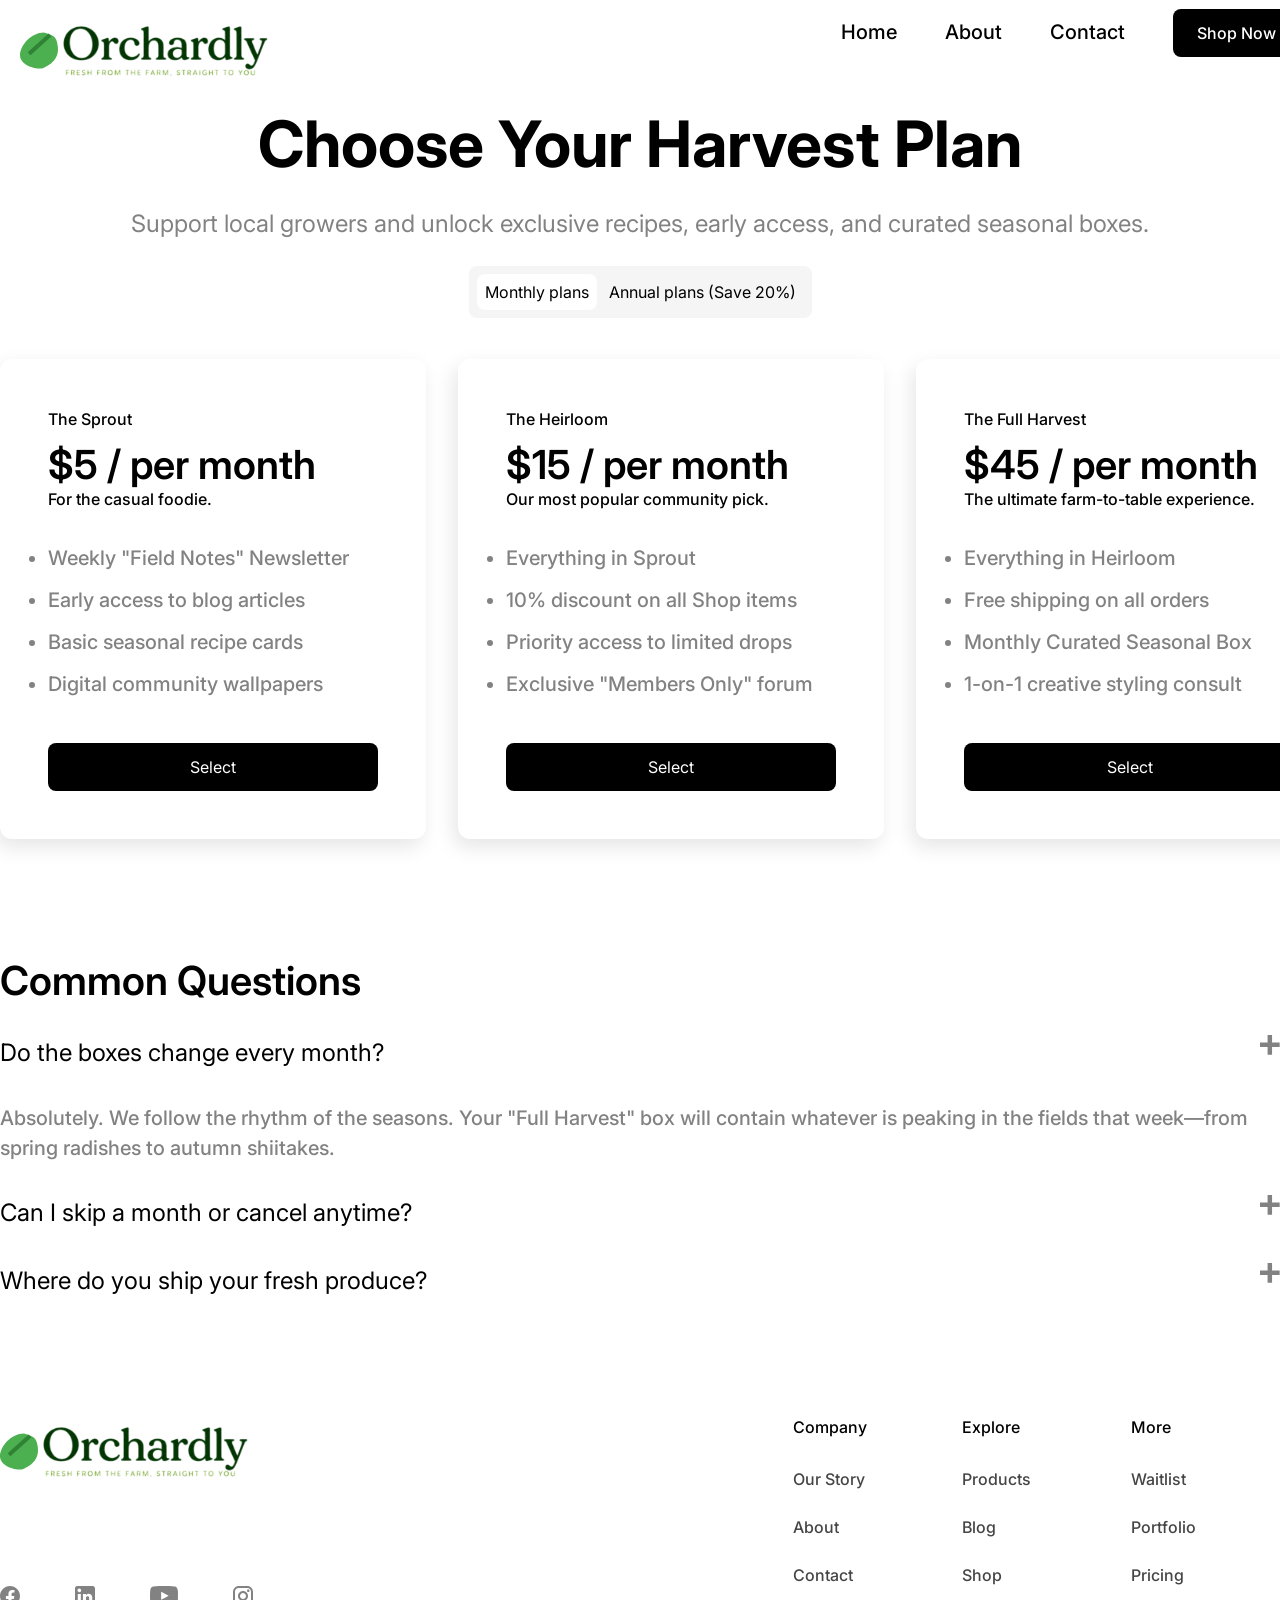
<file: pricing.html>
<!DOCTYPE html>
<html lang="en">

<head>
    <meta charset="UTF-8">
    <meta name="viewport" content="width=device-width, initial-scale=1.0">
    <title>Pricing</title>
    <link rel="stylesheet" href="css/common.css">
    <link rel="stylesheet" href="css/page/pricing.css">
</head>

<body>
    <header class="header">
        <div class="container">
            <div class="main-header">
                <div class="sub-header">
                    <div class="logo"><a href="/Orchardly">
                            <img src="images/svg/logo-orchardly.svg" alt="logo">
                        </a></h1>
                    </div>
                    <nav class="nav">
                        <ul>
                            <li><a href="/Orchardly">Home</a></li>
                            <li><a href="/Orchardly/about.html">About</a></li>
                            <li><a href="/Orchardly/contact.html">Contact</a></li>
                            <li><a href="/Orchardly/shop.html" id="button" style="text-decoration: none;">Shop
                                    Now</a></li>
                        </ul>
                    </nav>
                </div>
            </div>
    </header>

    <section class="hero-section">
        <div class="container">
            <div class="hero">
                <div class="hero-title">
                    <h1>Choose Your Harvest Plan</h1>
                </div>
                <div class="hero-subheading">
                    <p>Support local growers and unlock exclusive recipes, early access, and curated seasonal boxes.</p>
                </div>
                <div class="button">
                    <div class="button-1">Monthly plans</div>
                    <div class="button-2">Annual plans (Save 20%)</div>
                </div>
            </div>
        </div>
    </section>

    <section class="card-section">
        <div class="container">
            <div class="cards">
                <div class="card">
                    <div class="card-name">
                        <h4>The Sprout</h4>
                    </div>
                    <div class="card-price">
                        <h4>$5 / per month</h4>
                    </div>
                    <div class="card-plan">
                        <h5>For the casual foodie.</h5>
                    </div>
                    <div class="card-feature">
                        <ul>
                            <li>Weekly "Field Notes" Newsletter</li>
                            <li>Early access to blog articles</li>
                            <li>Basic seasonal recipe cards</li>
                            <li>Digital community wallpapers</li>
                        </ul>
                    </div>
                    <div class="main-button">
                        <div class="button">Select</div>
                    </div>
                </div>

                <div class="card">
                    <div class="card-name">
                        <h4>The Heirloom</h4>
                    </div>
                    <div class="card-price">
                        <h4>$15 / per month</h4>
                    </div>
                    <div class="card-plan">
                        <h5>Our most popular community pick.</h5>
                    </div>
                    <div class="card-feature">
                        <ul>
                            <li>Everything in Sprout</li>
                            <li>10% discount on all Shop items</li>
                            <li>Priority access to limited drops</li>
                            <li>Exclusive "Members Only" forum</li>
                        </ul>
                    </div>
                    <div class="main-button">
                        <div class="button">Select</div>
                    </div>
                </div>

                <div class="card">
                    <div class="card-name">
                        <h4>The Full Harvest</h4>
                    </div>
                    <div class="card-price">
                        <h4>$45 / per month</h4>
                    </div>
                    <div class="card-plan">
                        <h5>The ultimate farm-to-table experience.</h5>
                    </div>
                    <div class="card-feature">
                        <ul>
                            <li>Everything in Heirloom</li>
                            <li>Free shipping on all orders</li>
                            <li>Monthly Curated Seasonal Box</li>
                            <li>1-on-1 creative styling consult</li>
                        </ul>
                    </div>
                    <div class="main-button">
                        <div class="button">Select</div>
                    </div>
                </div>
            </div>
        </div>
    </section>

    <section class="cta">
        <div class="container">
            <div class="cta-wrapper">
                <div class="cta-heading">
                    <h4>Common Questions</h4>
                </div>
                <div class="cta-q1">
                    <div class="cta-ques">
                        <p>Do the boxes change every month?</p>
                    </div>

                    <div class="cta-icon">
                        <img src="images/svg/faq-icon.svg" alt="icon">
                    </div>
                </div>

                <div class="ans">
                    <p>Absolutely. We follow the rhythm of the seasons. Your "Full Harvest" box will contain whatever is
                        peaking in the fields that week—from spring radishes to autumn shiitakes.</p>
                </div>

                <div class="cta-q2">
                    <div class="cta-ques">
                        <p>Can I skip a month or cancel anytime?</p>
                    </div>

                    <div class="cta-icon">
                        <img src="images/svg/faq-icon.svg" alt="icon">
                    </div>
                </div>

                <div class="cta-q3">
                    <div class="cta-ques">
                        <p>Where do you ship your fresh produce?</p>
                    </div>

                    <div class="cta-icon">
                        <img src="images/svg/faq-icon.svg" alt="icon">
                    </div>
                </div>

            </div>
        </div>
    </section>

    <footer class="footer">
        <div class="container">
            <div class="footer-flex">


                <div class="footer-left">
                    <div class="logo"><a href="/Orchardly">
                            <img src="images/svg/logo-orchardly.svg" alt="logo"></a>
                    </div>

                    <div class="footer-img">
                        <ul>
                            <li><img src="images/svg/facebook.svg"></li>
                            <li><img src="images/svg/linkedin.svg"></li>
                            <li><img src="images/svg/yt.svg"></li>
                            <li><img src="images/svg/instagram.svg"></li>
                        </ul>
                    </div>
                </div>

                <div class="footer-right">
                    <div class="footer-col">

                        <h5>Company</h5>

                        <ul>
                            <li><a href="/Orchardly/index-2.html">Our Story</a></li>
                            <li><a href="/Orchardly/about.html">About</a></li>
                            <li><a href="/Orchardly/contact.html">Contact</a></li>
                        </ul>

                    </div>

                    <div class="footer-col">
                        <h5>Explore</h5>
                        <ul>
                            <li><a href="/Orchardly/product-detail.html">Products</a></li>
                            <li><a href="/Orchardly/article.html">Blog</a></li>
                            <li><a href="/Orchardly/shop.html">Shop</a></li>
                        </ul>
                    </div>

                    <div class="footer-col">
                        <h5>More</h5>
                        <ul>
                            <li><a href="/Orchardly/waitlist.html">Waitlist</a></li>
                            <li><a href="/Orchardly/portfolio.html">Portfolio</a></li>
                            <li><a href="/Orchardly/pricing.html">Pricing</a></li>
                        </ul>
                    </div>

                </div>
            </div>

        </div>

        </div>
    </footer>
</body>

</html>
</file>
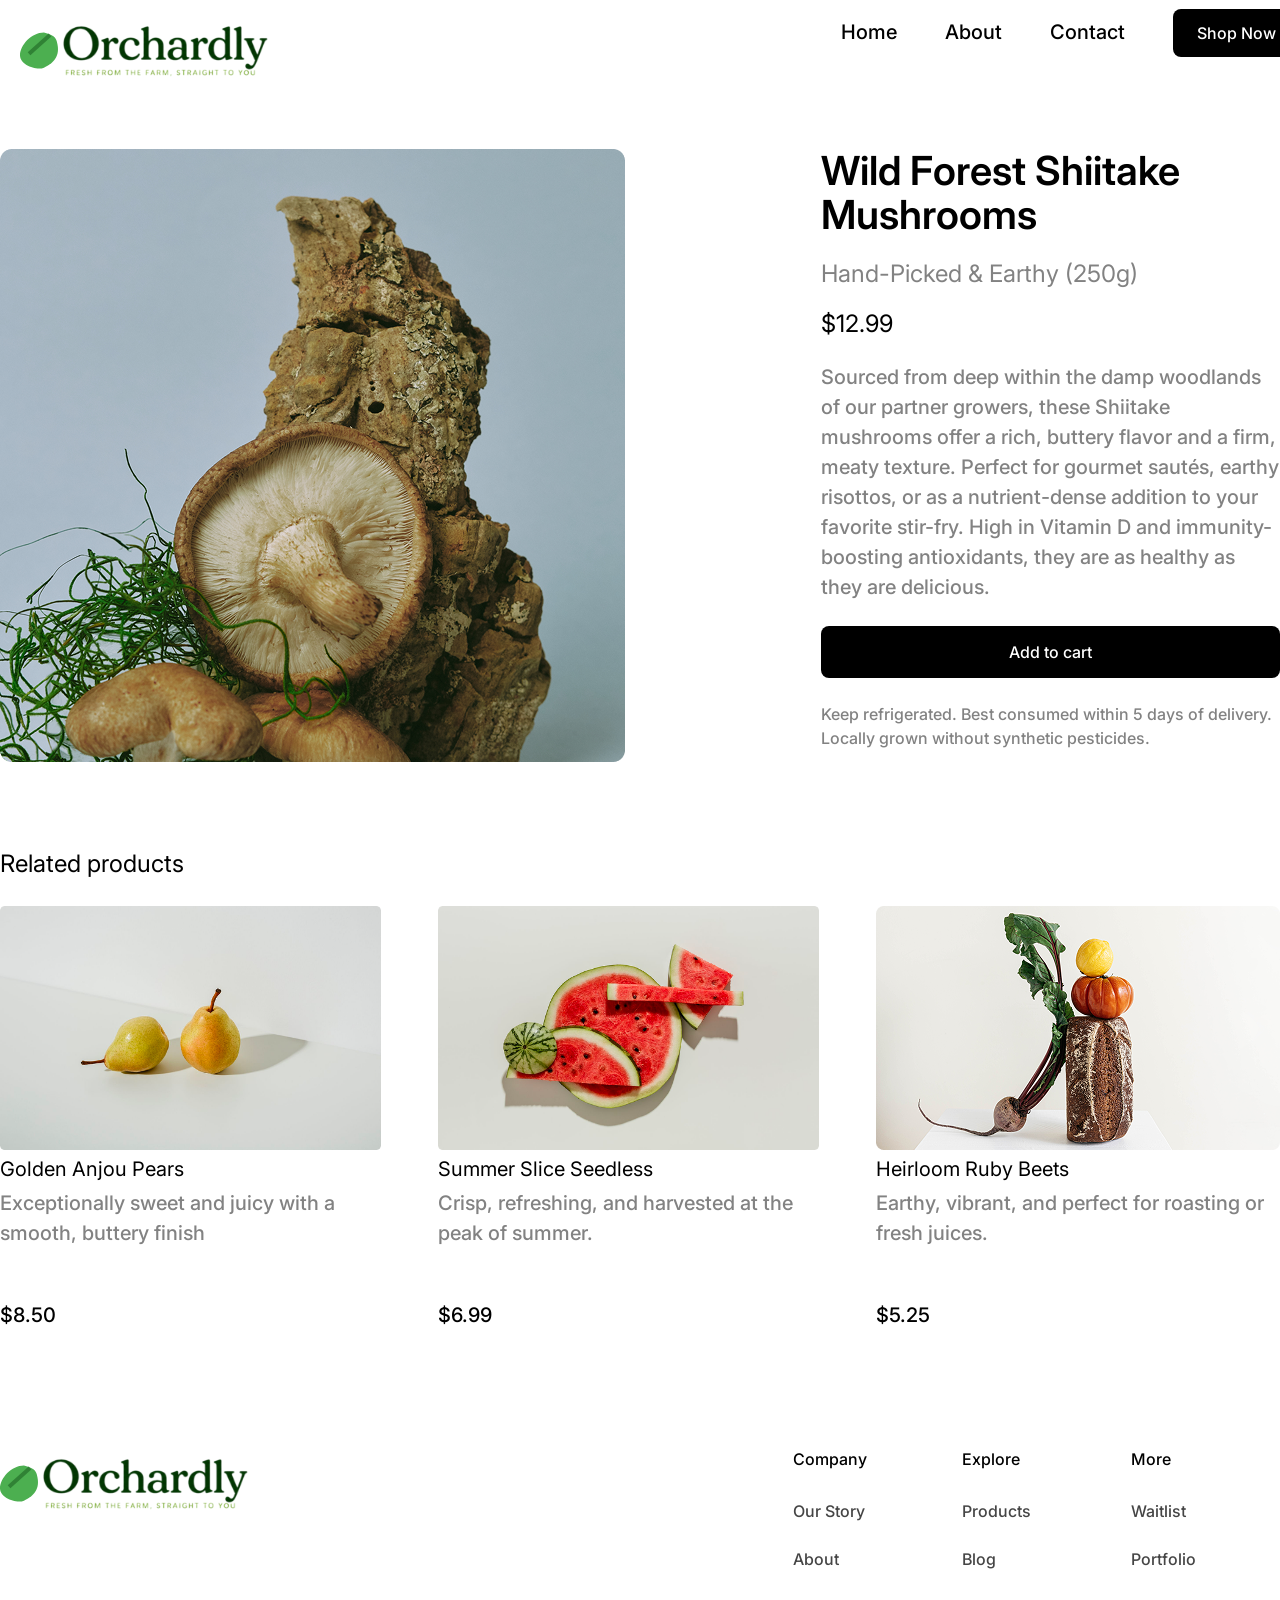
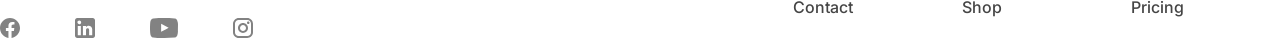
<file: product-detail.html>
<!DOCTYPE html>
<html lang="en">

<head>
    <meta charset="UTF-8">
    <meta name="viewport" content="width=device-width, initial-scale=1.0">
    <title>Product Detail Page</title>
    <link rel="stylesheet" href="css/common.css">
    <link rel="stylesheet" href="css/page/product-detail.css">
</head>

<body>
    <header class="header">
        <div class="container">
            <div class="main-header">
                <div class="sub-header">
                    <div class="logo"><a href="/Orchardly">
                            <img src="images/svg/logo-orchardly.svg" alt="logo">
                        </a></h1>
                    </div>
                    <nav class="nav">
                        <ul>
                            <li><a href="/Orchardly">Home</a></li>
                            <li><a href="/Orchardly/about.html">About</a></li>
                            <li><a href="/Orchardly/contact.html">Contact</a></li>
                            <li><a href="/Orchardly/shop.html" id="button" style="text-decoration: none;">Shop
                                    Now</a></li>
                        </ul>
                    </nav>
                </div>
            </div>
    </header>

    <section class="hero-section">
        <div class="container">
            <div class="hero">
                <div class="hero-img">
                    <img src="images/png/product-detail(heading).png">
                </div>
                <div class="hero-info">
                    <div class="hero-title">
                        <h1>Wild Forest Shiitake Mushrooms</h1>
                    </div>
                    <div class="hero-sub-heading">
                        <p>Hand-Picked & Earthy (250g)</p>
                    </div>
                    <div class="hero-price">
                        <p>$12.99</p>
                    </div>
                    <div class="hero-bodytext">
                        <p>Sourced from deep within the damp woodlands of our partner growers, these Shiitake mushrooms
                            offer a rich, buttery flavor and a firm, meaty texture. Perfect for gourmet sautés, earthy
                            risottos, or as a nutrient-dense addition to your favorite stir-fry. High in Vitamin D and
                            immunity-boosting antioxidants, they are as healthy as they are delicious.</p>
                    </div>
                    <div class="main-button">
                        <div class="button">Add to cart</div>
                    </div>
                    <div class="hero-textbox">
                        <h4>Keep refrigerated. Best consumed within 5 days of delivery. Locally grown without synthetic
                            pesticides.</h4>
                    </div>
                </div>
            </div>
        </div>
    </section>

    <section class="card-section">
        <div class="container">
            <div class="card-title">
                <h3>Related products</h3>
            </div>
            <div class="cards">
                <div class="card">
                    <div class="card-img">
                        <img src="images/png/Pear.png">
                    </div>
                    <div class="card-heading">
                        <h5>Golden Anjou Pears</h5>
                    </div>
                    <div class="card-desc">
                        <p>Exceptionally sweet and juicy with a smooth, buttery finish</p>
                    </div>
                    <div class="card-price">
                        <h5>$8.50</h5>
                    </div>
                </div>

                <div class="card">
                    <div class="card-img">
                        <img src="images/png/Watermelon.png">
                    </div>
                    <div class="card-heading">
                        <h5>Summer Slice Seedless</h5>
                    </div>
                    <div class="card-desc">
                        <p>Crisp, refreshing, and harvested at the peak of summer.</p>
                    </div>
                    <div class="card-price">
                        <h5>$6.99</h5>
                    </div>
                </div>

                <div class="card">
                    <div class="card-img">
                        <img src="images/png/lemon.png">
                    </div>
                    <div class="card-heading">
                        <h5>Heirloom Ruby Beets</h5>
                    </div>
                    <div class="card-desc">
                        <p>Earthy, vibrant, and perfect for roasting or fresh juices.</p>
                    </div>
                    <div class="card-price">
                        <h5>$5.25</h5>
                    </div>
                </div>

            </div>
        </div>
    </section>
    <footer class="footer">
        <div class="container">
            <div class="footer-flex">


                <div class="footer-left">
                    <div class="logo"><a href="/Orchardly">
                            <img src="images/svg/logo-orchardly.svg" alt="logo"></a>
                    </div>

                    <div class="footer-img">
                        <ul>
                            <li><img src="images/svg/facebook.svg"></li>
                            <li><img src="images/svg/linkedin.svg"></li>
                            <li><img src="images/svg/yt.svg"></li>
                            <li><img src="images/svg/instagram.svg"></li>
                        </ul>
                    </div>
                </div>

                <div class="footer-right">
                    <div class="footer-col">

                        <h5>Company</h5>

                        <ul>
                            <li><a href="/Orchardly/index-2.html">Our Story</a></li>
                            <li><a href="/Orchardly/about.html">About</a></li>
                            <li><a href="/Orchardly/contact.html">Contact</a></li>
                        </ul>

                    </div>

                    <div class="footer-col">
                        <h5>Explore</h5>
                        <ul>
                            <li><a href="/Orchardly/product-detail.html">Products</a></li>
                            <li><a href="/Orchardly/article.html">Blog</a></li>
                            <li><a href="/Orchardly/shop.html">Shop</a></li>
                        </ul>
                    </div>

                    <div class="footer-col">
                        <h5>More</h5>
                        <ul>
                            <li><a href="/Orchardly/waitlist.html">Waitlist</a></li>
                            <li><a href="/Orchardly/portfolio.html">Portfolio</a></li>
                            <li><a href="/Orchardly/pricing.html">Pricing</a></li>
                        </ul>
                    </div>
                </div>
            </div>
        </div>
        </div>
    </footer>
</body>

</html>
</file>
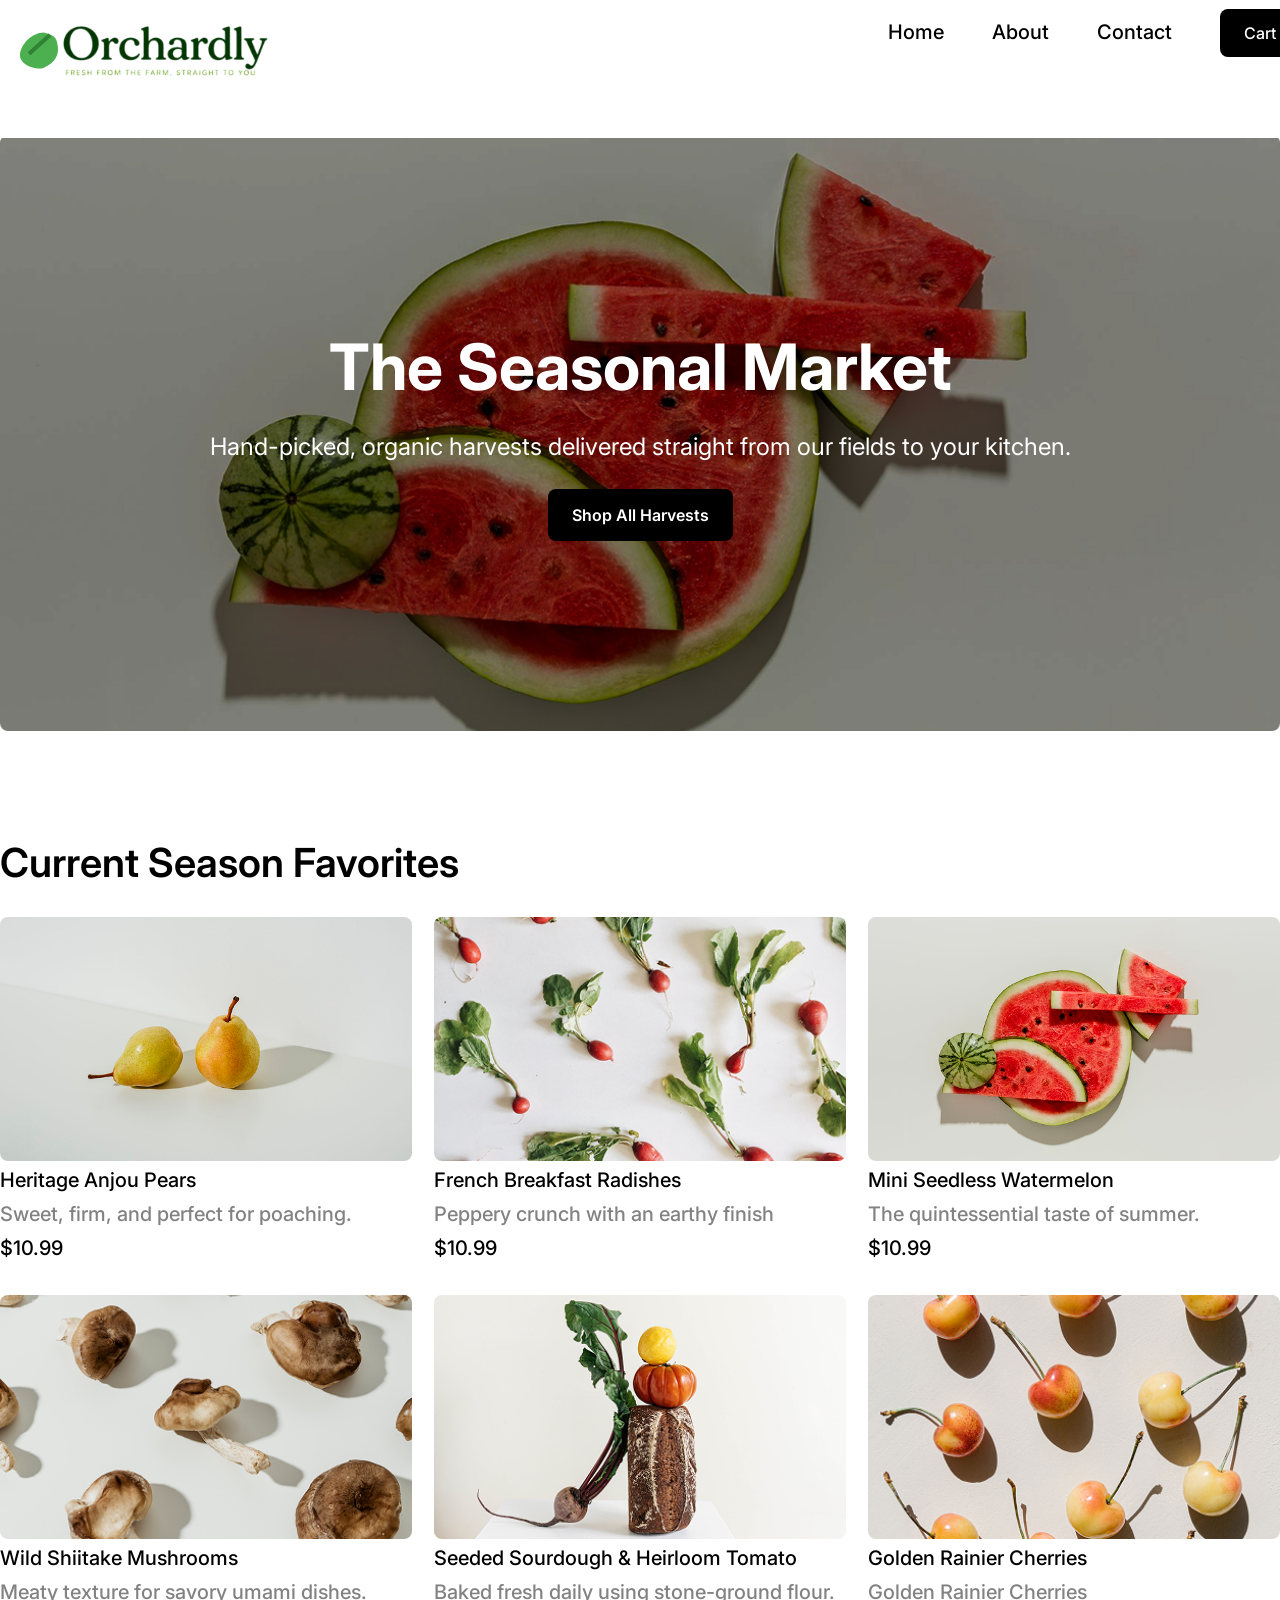
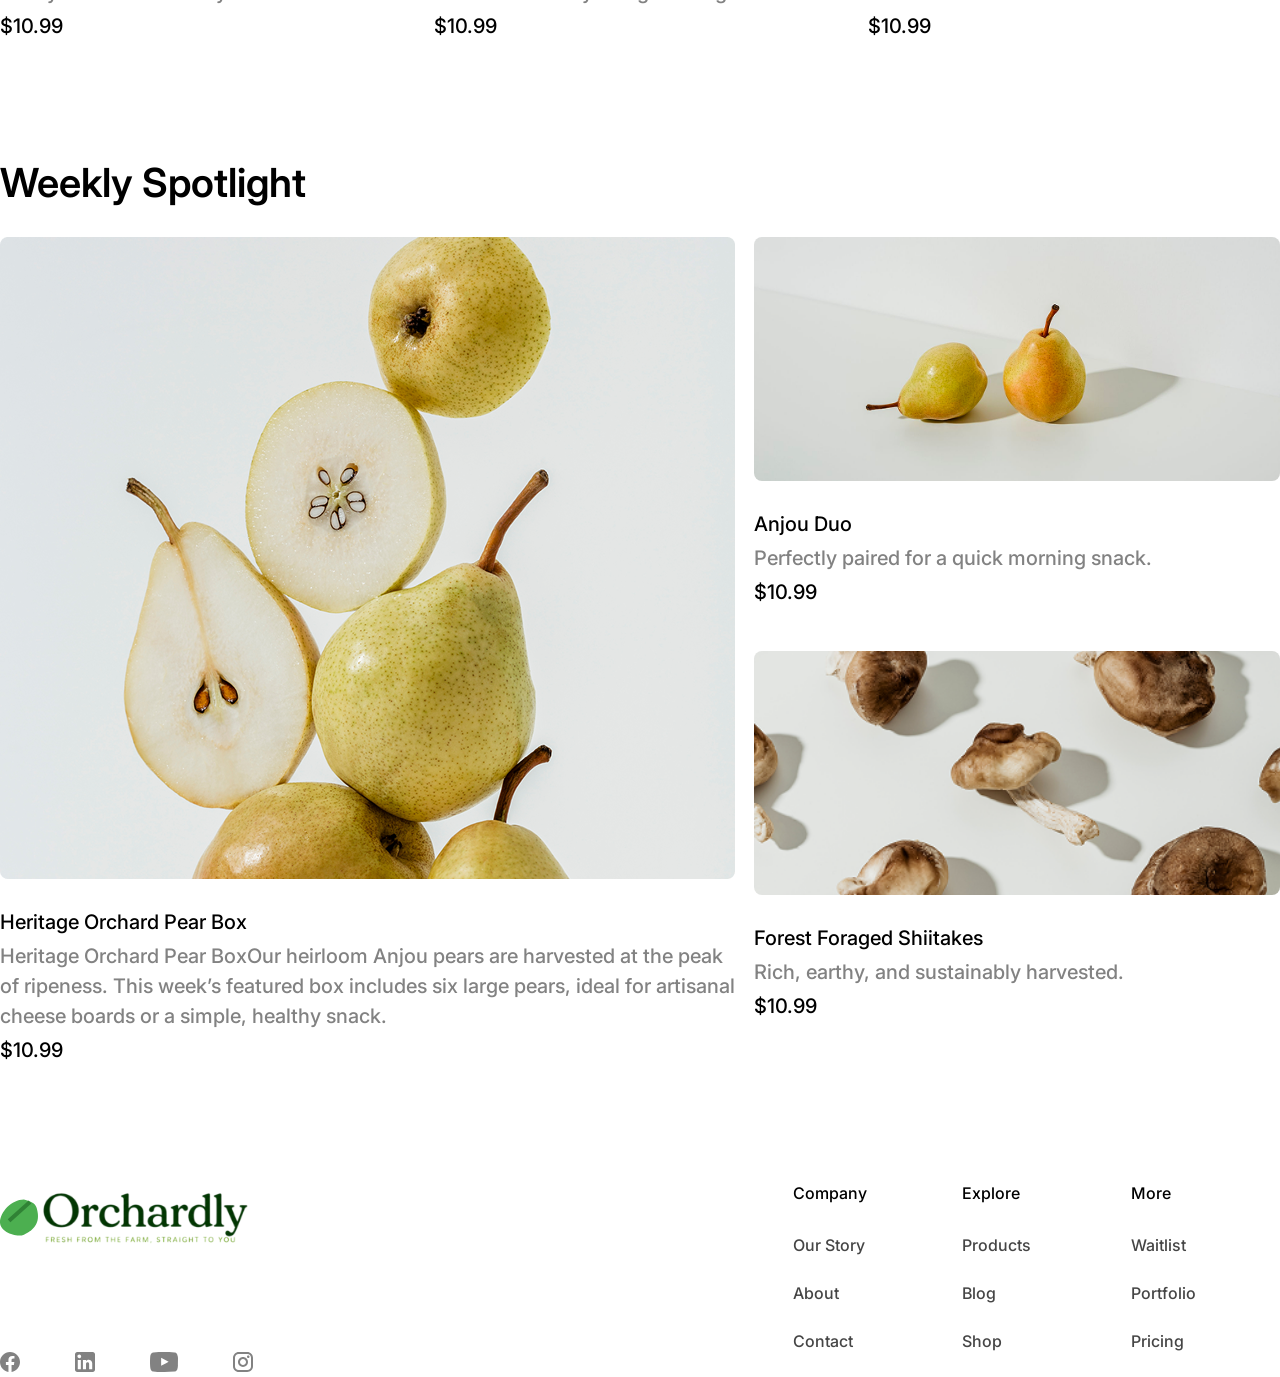
<file: shop.html>
<!DOCTYPE html>
<html lang="en">

<head>
    <meta charset="UTF-8">
    <meta name="viewport" content="width=device-width, initial-scale=1.0">
    <title>Shop</title>
    <link rel="stylesheet" href="css/page/shop.css">
    <link rel="stylesheet" href="css/common.css">
</head>

<body>
    <header class="header">
        <div class="container">
            <div class="main-header">
                <div class="sub-header">
                    <div class="logo"><a href="/Orchardly">
                            <img src="images/svg/logo-orchardly.svg" alt="logo">
                        </a></h1>
                    </div>
                    <nav class="nav">
                        <ul>
                            <li><a href="/Orchardly">Home</a></li>
                            <li><a href="/Orchardly/about.html">About</a></li>
                            <li><a href="/Orchardly/contact.html">Contact</a></li>
                            <li><a href="/Orchardly/product-detail.html" id="button"
                                    style="text-decoration: none;">Cart</button></a>
                        </ul>
                    </nav>
                </div>
            </div>
    </header>

    <section class="hero-section">
        <div class="container">
            <div class="hero-wrapper">
                <div class="hero-title">
                    <h1>The Seasonal Market</h1>
                </div>
                <div class="hero-sub-heading">
                    <p>Hand-picked, organic harvests delivered straight from our fields to your kitchen.</p>
                </div>
                <div class="main-button">
                    <div class="button">Shop All Harvests</div>
                </div>
            </div>
        </div>
    </section>

    <section class="image-cards">
        <div class="container">
            <div class="card-heading">
                <h4>Current Season Favorites</h4>
            </div>
            <div class="shop-cards">
                <div class="card-info">
                    <div class="shop-image">
                        <img src="images/png/Pear.png" alt="image">
                    </div>
                    <div class="shop-card">
                        <div class="shop-title">
                            <h4>Heritage Anjou Pears</h4>
                        </div>
                        <div class="shop-desc">
                            <p>Sweet, firm, and perfect for poaching.</p>
                        </div>
                        <div class="shop-price">
                            <p>$10.99</p>
                        </div>
                    </div>
                </div>

                <div class="card-info">
                    <div class="shop-image">
                        <img src="images/png/raddish.png" alt="image">
                    </div>
                    <div class="shop-card">
                        <div class="shop-title">
                            <h4>French Breakfast Radishes</h4>
                        </div>
                        <div class="shop-desc">
                            <p>Peppery crunch with an earthy finish</p>
                        </div>
                        <div class="shop-price">
                            <p>$10.99</p>
                        </div>
                    </div>
                </div>

                <div class="card-info">
                    <div class="shop-image">
                        <img src="images/png/Watermelon.png" alt="image">
                    </div>
                    <div class="shop-card">
                        <div class="shop-title">
                            <h4>Mini Seedless Watermelon</h4>
                        </div>
                        <div class="shop-desc">
                            <p>The quintessential taste of summer.</p>
                        </div>
                        <div class="shop-price">
                            <p>$10.99</p>
                        </div>
                    </div>
                </div>


                <div class="card-info">

                    <div class="shop-image">
                        <img src="images/png/mushroom.png" alt="image">
                    </div>

                    <div class="shop-card">
                        <div class="shop-title">
                            <h4>Wild Shiitake Mushrooms</h4>
                        </div>
                        <div class="shop-desc">
                            <p>Meaty texture for savory umami dishes.</p>
                        </div>
                        <div class="shop-price">
                            <p>$10.99</p>
                        </div>
                    </div>
                    <a href="/Orchardly/product-detail.html" style="text-decoration: none; color: black;"> </a>
                </div>


                <div class="card-info">
                    <div class="shop-image">
                        <img src="images/png/lemon.png" alt="image">
                    </div>
                    <div class="shop-card">
                        <div class="shop-title">
                            <h4>Seeded Sourdough & Heirloom Tomato</h4>
                        </div>
                        <div class="shop-desc">
                            <p>Baked fresh daily using stone-ground flour.</p>
                        </div>
                        <div class="shop-price">
                            <p>$10.99</p>
                        </div>
                    </div>
                </div>

                <div class="card-info">
                    <div class="shop-image">
                        <img src="images/png/cherry.png" alt="image">
                    </div>
                    <div class="shop-card">
                        <div class="shop-title">
                            <h4>Golden Rainier Cherries</h4>
                        </div>
                        <div class="shop-desc">
                            <p>Golden Rainier Cherries</p>
                        </div>
                        <div class="shop-price">
                            <p>$10.99</p>
                        </div>
                    </div>
                </div>
            </div>
        </div>
    </section>

    <section class="feature">
        <div class="container">
            <div class="product-heading">
                <h4>Weekly Spotlight</h4>
            </div>

            <div class="product">
                <div class="left">
                    <div class="left-img">
                        <img src="images/png/pear-product.png">
                    </div>
                    <div class="product-title">
                        <h4>Heritage Orchard Pear Box</h4>
                    </div>
                    <div class="product-desc">
                        <p>Heritage Orchard Pear BoxOur heirloom Anjou pears are harvested at the peak of ripeness. This
                            week’s featured box includes six large pears, ideal for artisanal cheese boards or a simple,
                            healthy snack.</p>
                    </div>
                    <div class="product-price">
                        <p>$10.99</p>
                    </div>
                </div>

                <div class="right-product">
                    <div class="right-1">
                        <div class="right-img">
                            <img src="images/png/Pear.png">
                        </div>
                        <div class="product-title">
                            <h4>Anjou Duo</h4>
                        </div>
                        <div class="product-desc">
                            <p>Perfectly paired for a quick morning snack.</p>
                        </div>
                        <div class="product-price">
                            <p>$10.99</p>
                        </div>
                    </div>

                    <div class="right-2">
                        <div class="right-img">
                            <img src="images/png/mushroom.png">
                        </div>
                        <div class="product-title">
                            <h4>Forest Foraged Shiitakes</h4>
                        </div>
                        <div class="product-desc">
                            <p>Rich, earthy, and sustainably harvested.</p>
                        </div>
                        <div class="product-price">
                            <p>$10.99</p>
                        </div>
                    </div>
                </div>
            </div>
        </div>
        </div>
        </div>
    </section>

    <footer class="footer">
        <div class="container">
            <div class="footer-flex">


                <div class="footer-left">
                    <div class="logo"><a href="/Orchardly">
                            <img src="images/svg/logo-orchardly.svg" alt="logo"></a>
                    </div>

                    <div class="footer-img">
                        <ul>
                            <li><img src="images/svg/facebook.svg"></li>
                            <li><img src="images/svg/linkedin.svg"></li>
                            <li><img src="images/svg/yt.svg"></li>
                            <li><img src="images/svg/instagram.svg"></li>
                        </ul>
                    </div>
                </div>

                <div class="footer-right">
                    <div class="footer-col">

                        <h5>Company</h5>

                        <ul>
                            <li><a href="/Orchardly/index-2.html">Our Story</a></li>
                            <li><a href="/Orchardly/about.html">About</a></li>
                            <li><a href="/Orchardly/contact.html">Contact</a></li>
                        </ul>

                    </div>

                    <div class="footer-col">
                        <h5>Explore</h5>
                        <ul>
                            <li><a href="/Orchardly/product-detail.html">Products</a></li>
                            <li><a href="/Orchardly/article.html">Blog</a></li>
                            <li><a href="/Orchardly/shop.html">Shop</a></li>
                        </ul>
                    </div>

                    <div class="footer-col">
                        <h5>More</h5>
                        <ul>
                            <li><a href="/Orchardly/waitlist.html">Waitlist</a></li>
                            <li><a href="/Orchardly/portfolio.html">Portfolio</a></li>
                            <li><a href="/Orchardly/pricing.html">Pricing</a></li>
                        </ul>
                    </div>
                </div>
            </div>
        </div>
        </div>
    </footer>
</body>

</html>
</file>
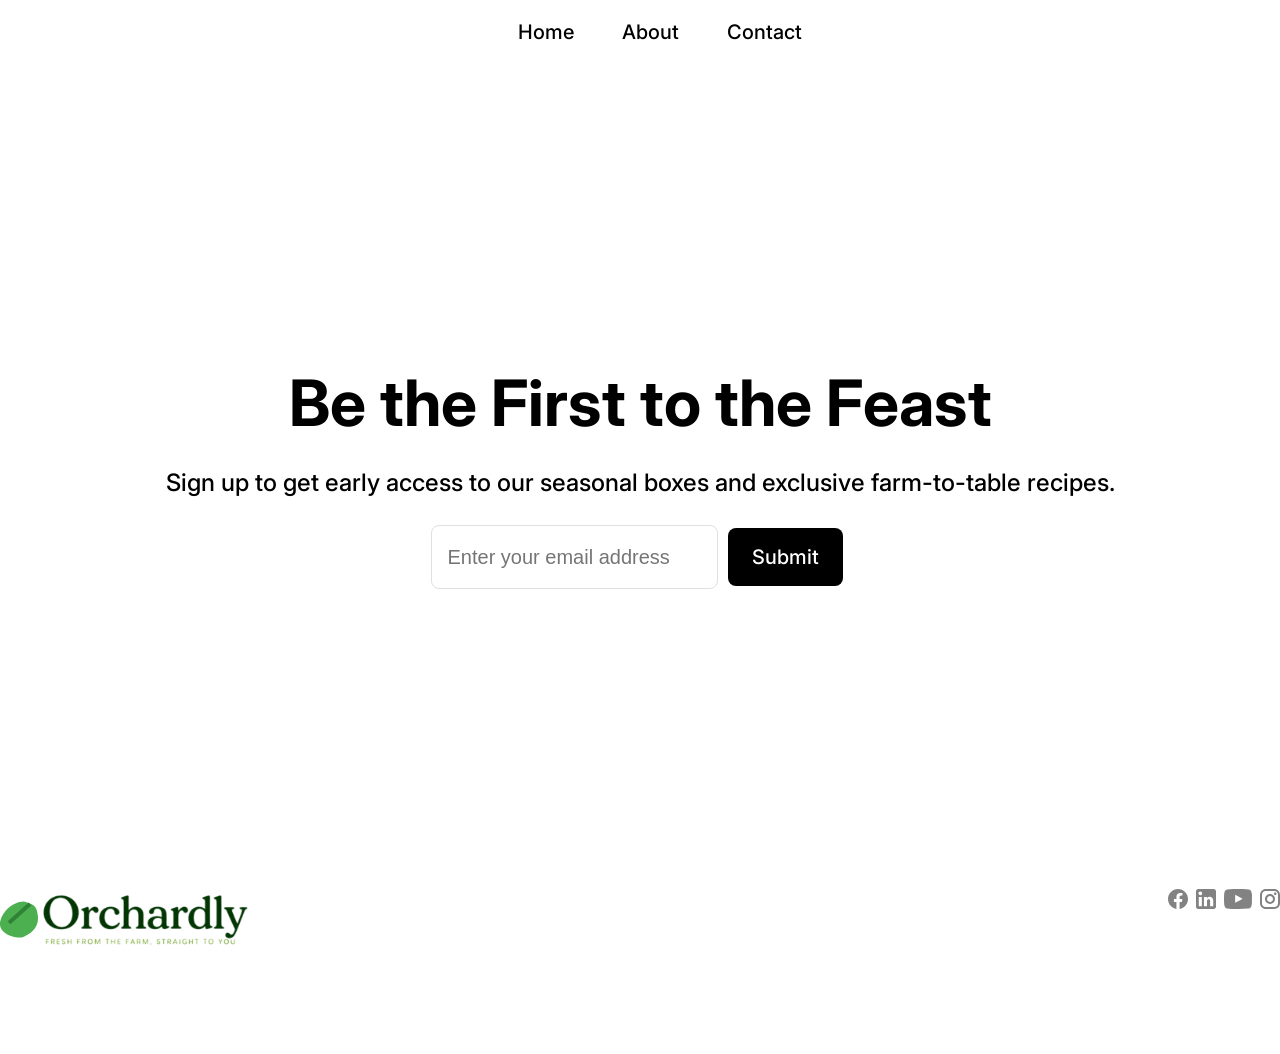
<file: waitlist.html>
<!DOCTYPE html>
<html lang="en">

<head>
    <meta charset="UTF-8">
    <meta name="viewport" content="width=device-width, initial-scale=1.0">
    <title>Waitlist</title>
    <link rel="stylesheet" href="css/page/waitlist.css">
    <link rel="stylesheet" href="css/common.css">
</head>

<body>
    <header class="header">
        <div class="container">
            <nav class="nav">
                <ul>
                    <li><a href="/Orchardly">Home</a></li>
                    <li><a href="/Orchardly/about.html">About</a></li>
                    <li><a href="/Orchardly/contact.html">Contact</a></li>
                </ul>
            </nav>
        </div>
    </header>

    <section class="hero-section">
        <div class="container">
            <div class="hero">
                <div class="hero-title">
                    <h1>Be the First to the Feast</h1>
                </div>
                <div class="hero-sub-heading">
                    <p>Sign up to get early access to our seasonal boxes and exclusive farm-to-table recipes.</p>
                </div>
                <form>
                    <label for="email"></label>
                    <input type="text" name="email" id="email" placeholder="Enter your email address">
                </form>
                <form>
                    <div class="main-button">
                        <button class="button">Submit</button>
                    </div>
                </form>
            </div>
        </div>
    </section>

    <footer class="footer">
        <div class="container">
            <div class="footer-flex">


                <div class="footer-left">
                    <div class="logo"><a href="/Orchardly">
                            <img src="images/svg/logo-orchardly.svg" alt="logo"></a>
                    </div>

                    <div class="footer-img">
                        <ul>
                            <li><img src="images/svg/facebook.svg"></li>
                            <li><img src="images/svg/linkedin.svg"></li>
                            <li><img src="images/svg/yt.svg"></li>
                            <li><img src="images/svg/instagram.svg"></li>
                        </ul>
                    </div>
                </div>
            </div>
        </div>
    </footer>

</body>

</html>
</file>
<file: css/common.css>
@import url("./components/button.css");
@import url("./components/card.css");
@import url("./layout/header.css");
@import url("./layout/footer.css");
@import url('https://fonts.googleapis.com/css2?family=Inter:ital,opsz,wght@0,14..32,100..900;1,14..32,100..900&family=Noto+Sans:ital,wght@0,100..900;1,100..900&display=swap');
</file>
<file: css/page/index.css>
* {
    margin: 0;
    padding: 0;
}

body {
    font-family: 'inter', sans-serif;
}

.container {
    margin: 0 auto;
    width: 1280px;
}

.button {
    transition: 0.3s ease-in;
    background-color: black;
    color: white;
    border: none;
    text-decoration: none;
    cursor: pointer;
}

.button:hover {
    background-color: #308235;
    color: white;
}


.hero-section {
    padding: 10px;
}

.hero {
    padding-top: 110px;
    padding-bottom: 120px;

    .main-title {

        text-align: center;
        padding-bottom: 24px;

        >h1 {
            font-size: 64px;
        }
    }
}

.main-desc {
    text-align: center;
    padding-bottom: 24px;
    font-size: 24px;

    p {
        color: #828282;
        font-size: 24px;
        line-height: 150%;
    }
}

.hero-image {
    padding-top: 114px;

}

.cards {
    .main-heading {
        .heading {
            h2 {
                font-weight: 600;
                line-height: 150%;

            }
        }

        .sub-heading {
            p {
                font-weight: 400;
                line-height: 150%;
                font-size: 24px;
            }
        }
    }

    .main-cards {
        .card {
            .review {
                p {
                    line-height: 150%;
                    font-weight: 500;
                }
            }


            .cust-name {
                h4 {
                    line-height: 150%;
                    font-size: 16px;
                    font-weight: 500;
                }
            }

            .cust-desc {
                p {
                    line-height: 150%;
                    font-size: 16px;
                    font-weight: 500;
                }
            }
        }
    }
}
</file>
<file: css/page/about.css>
* {
    margin: 0;
    padding: 0;
}

body {
    font-family: 'inter', sans-serif;
}

.container {
    margin: 0 auto;
    width: 1280px;
}

.hero {
    padding-top: 164px;
    padding-bottom: 120px;

    .hero-wrapper {
        display: flex;
        gap: 40px;

        .hero-title {
            h1 {
                font-size: 64px;
                font-weight: 700;
                letter-spacing: -2%;
            }
        }

        .hero-sub-heading {
            p {
                padding: 24px 0;
                font-size: 24px;
                font-weight: 400;
                line-height: 150%;
                color: #828282;
            }
        }

        .hero-desc {
            p {
                font-size: 20px;
                line-height: 150%;
                font-weight: 500;
            }
        }
    }

    .hero-image {
        display: inline-block;

        img {
            border-radius: 8px;
            max-width: 508px;
            max-height: 622px;
        }
    }
}
</file>
<file: css/page/article.css>
* {
    margin: 0;
    padding: 0;
}

body {
    font-family: 'inter', sans-serif;
}

.container {
    margin: 0 auto;
    width: 1280px;
}

.hero {
    padding: 80px 0;

    .hero-title {

        padding-bottom: 24px;

        h1 {
            font-size: 64px;
            font-weight: 700;
            letter-spacing: -2%;
        }
    }

    .hero-sub-heading {

        padding-bottom: 80px;

        p {
            color: #828282;
            font-size: 24px;
            font-weight: 400;
            line-height: 150%;
        }
    }
}

.description {
    padding-bottom: 80px;

    .para {
        display: flex;
        justify-content: center;


        pre {
            line-height: 150%;
            font-weight: 500;
            font-size: 20px;
        }
    }
}

.photo {
    padding-bottom: 80px;

    .images {
        display: flex;
        justify-content: space-between;

    }
}

.description-2 {
    padding-bottom: 120px;

    .para-2 {
        display: flex;
        justify-content: center;


        pre {
            line-height: 150%;
            font-weight: 500;
            font-size: 20px;
        }
    }
}

.article-cards {
    padding-bottom: 120px;

    .card-title {
        padding-bottom: 34px;

        h4 {
            font-size: 40px;
            line-height: 110%;
            font-weight: 600;
        }
    }

    .cards {
        display: flex;
        gap: 32px;


        .card-desc {
            .card-title {
                padding-bottom: 4px;
                padding-top: 24px;

                h5 {
                    font-weight: 500;
                    font-size: 20px;
                    line-height: 150%;
                }
            }

            .card-author {
                p {
                    color: #828282;
                    font-size: 20px;
                    font-weight: 500;
                    line-height: 150%;
                }
            }
        }
    }
}
</file>
<file: css/page/contact.css>
* {
    margin: 0;
    padding: 0;
}

body {
    font-family: 'inter', sans-serif;
}

.container {
    margin: 0 auto;
    width: 1280px;
}

.hero {
    padding-top: 110px;
    padding-bottom: 120px;

    .hero-wrapper {
        vertical-align: top;
        display: flex;
        justify-content: space-around;



        .hero-title {
            h1 {
                font-size: 64px;
                font-weight: 700;
                letter-spacing: -2%;
            }
        }

        .hero-sub-heading {
            color: #828282;

            p {
                padding-bottom: 31px;
                padding-top: 24px;
                font-weight: 400;
                line-height: 150%;
                font-size: 24px;
            }
        }

        .contact-form {

            .row {
                display: flex;
                gap: 32px;

                .input-group {
                    padding-bottom: 24px;

                    label {
                        line-height: 150%;
                        font-size: 16px;
                        display: block;
                        font-weight: 500;
                        padding-bottom: 8px;
                    }

                    input#fname {
                        border: 1px solid #e0e0e0;
                        padding: 12px 16px;
                        border-radius: 8px;
                        line-height: 150%;
                        font-weight: 500;
                        font-size: 16px;
                    }

                    input#lname {
                        border: 1px solid #e0e0e0;
                        border-radius: 8px;
                        padding: 12px 16px;
                        line-height: 150%;
                        font-size: 16px;
                        font-weight: 500;
                    }
                }
            }


            .input-group {
                padding-bottom: 24px;

                label {

                    padding-bottom: 8px;
                    display: flex;
                    font-size: 16px;
                    font-weight: 500;
                    line-height: 150%;
                }

                input#email {
                    min-width: 93%;
                    border-radius: 8px;
                    padding: 12px 16px;
                    border: 1px solid #e0e0e0;
                    line-height: 150%;
                    font-size: 16px;
                    font-weight: 500;
                }
            }

            label {
                font-size: 16px;
                line-height: 150%;
                font-weight: 500;
                display: block;
                padding-bottom: 8px;
            }

            textarea#message {
                font-family: 'inter', sans-serif;
                min-width: 93%;
                height: 150px;
                padding: 12px 16px;
                border-radius: 8px;
                border: 1px solid #e0e0e0;
                font-size: 16px;
                line-height: 150%;
                font-weight: 500;
            }

            .main-button {
                display: flex;

                .button {
                    flex-grow: 1;
                }
            }
        }

    }

    .hero-image {
        display: inline-block;

        img {
            border-radius: 8px;
            max-width: 388px;
        }
    }

}
</file>
<file: css/page/index-2.css>
* {
    margin: 0;
    padding: 0;
}

body {
    font-family: 'inter', sans-serif;
}

.container {
    margin: 0 auto;
    width: 1280px;
}

.hero-section {
    padding: 10px;
}

.hero {
    padding-top: 110px;

    .main-title {
        text-align: center;
        padding-bottom: 24px;

        >h1 {
            font-size: 64px;
            letter-spacing: -2%;
            font-weight: 700;
        }
    }
}

.main-desc {
    text-align: center;
    padding-bottom: 24px;
    font-size: 24px;

    p {
        color: #828282;
        font-size: 24px;
        line-height: 150%;
        font-weight: 400;
    }
}


.features {
    padding-top: 124px;
    padding-bottom: 120px;

    .feature {
        display: flex;
        gap: 199px;
        justify-content: space-between;
        align-items: center;


        .feature-info {

            .feature-heading h3 {
                font-size: 40px;
                font-weight: 600;
                padding-bottom: 24px;
                line-height: 110%;
            }

            .feature-sub-heading p {
                color: #828282;
                font-size: 24px;
                font-weight: 400;
                line-height: 150%;
                padding-bottom: 24px;
            }

            .main-button {
                display: inline-block;
                font-weight: 500;
            }
        }

        .feature-img {
            aspect-ratio: 3/2;
            border-radius: 8px;
        }
    }

    .feature-card {
        padding-top: 120px;
        gap: 161px;
        justify-content: space-between;
        display: flex;
        align-items: center;

        .ft-info {
            display: flex;
            flex-direction: column;
            align-items: flex-end;

            .ft-heading h3 {
                flex-direction: column;
                font-size: 40px;
                font-weight: 600;
            }

            .ft-sub-heading {
                padding: 24px 0;

                p {

                    font-size: 24px;
                    color: #828282;
                    font-weight: 400;
                }

                .main-button {
                    display: inline-block;
                    font-weight: 500;
                }
            }
        }
    }
}

.icon {
    padding-bottom: 48px;

    .icon-heading {

        padding-bottom: 32px;

        h4 {
            font-size: 40px;
            font-weight: 600;
        }
    }

    .icons-left {
        display: flex;
        gap: 151px;

        .icon-left-1 {
            padding-bottom: 48px;

            .icon-img {
                padding-bottom: 8px;
            }

            .icon-info {

                .icon-1-sub-heading h5 {
                    font-size: 24px;
                    line-height: 150%;
                    font-weight: 400;
                    padding-bottom: 8px;
                }

                .icon-1-desc {
                    p {
                        color: #828282;
                        font-weight: 500;
                        line-height: 150%;
                        font-size: 20px;
                    }
                }
            }
        }

        .icon-left-2 {

            .icon-img-2 {
                padding-bottom: 8px;
            }

            .icon-info-2 {
                .icon-2-sub-heading h5 {
                    font-weight: 400;
                    padding-bottom: 8px;
                    font-size: 24px;
                    line-height: 150%;
                }

                .icon-2-desc p {
                    font-weight: 500;
                    color: #828282;
                    font-size: 20px;
                    line-height: 150%;
                }
            }
        }
    }

    .icon-right {
        display: flex;
        gap: 96px;

        .icon-right-1 {


            .icon-3-sub-heading {
                padding-bottom: 8px;

                h5 {
                    font-weight: 400;
                    line-height: 150%;
                    font-size: 24px
                }
            }

            .icon-3-desc p {
                font-weight: 500;
                font-size: 20px;
                color: #828282;
                line-height: 150%;
            }
        }

        .icon-right-2 {

            .icon-info-4 {

                .icon-4-sub-heading {
                    padding-bottom: 8px;

                    h5 {
                        font-size: 24px;
                        font-weight: 400;
                        line-height: 150%;
                    }
                }

                .icon-4-desc {
                    p {
                        font-weight: 500;
                        color: #828282;
                        font-size: 20px;
                        line-height: 150%;
                    }
                }
            }
        }
    }
}

.cta {
    background-color: #f7f7f7;
    padding: 120px 0;

    .cta-section {
        display: flex;
        flex-direction: column;
        justify-content: center;
        align-items: center;

        .cta-heading,
        .cta-sub-heading {
            padding-bottom: 24px;
        }

        .cta-heading {

            h5 {
                font-size: 40px;
                line-height: 110%;
                font-weight: 600;
            }
        }

        .cta-sub-heading {

            p {
                font-weight: 400;
                color: #828282;
                font-size: 24px;
                line-height: 150%;
            }
        }

        .main-button {

            .button {
                font-weight: 600;
            }
        }
    }
}

.footer-flex {
    padding-top: 54px;
}
</file>
<file: css/page/portfolio.css>
* {
    margin: 0;
    padding: 0;
}

body {
    font-family: 'inter', sans-serif;
}

.container {
    margin: 0 auto;
    width: 1280px;
}

.hero-section {
    padding-top: 80px;
    padding-bottom: 64px;

    .hero {
        .hero-title {
            h1 {
                font-size: 64px;
                letter-spacing: -2%;
                font-weight: 700;
                padding-bottom: 24px;
            }
        }

        .hero-sub-heading {
            pre {
                font-size: 24px;
                font-weight: 400;
                color: #828282;
                line-height: 150%;
            }
        }
    }
}

.feature-section {
    padding-bottom: 120px;

    .features {
        display: flex;
        flex-wrap: wrap;
        gap: 32px;
    }

    .feature-card {
        .feature-heading {
            h4 {
                font-size: 24px;
                font-weight: 400;
                line-height: 150%;
            }
        }

        .feature-desc {
            p {
                font-size: 20px;
                line-height: 150%;
                font-weight: 500;
                color: #828282;
            }
        }
    }
}
</file>
<file: css/page/pricing.css>
* {
    margin: 0;
    padding: 0;
}

body {
    font-family: 'inter', sans-serif;
}

.container {
    margin: 0 auto;
    width: 1280px;
}

.hero-section {
    padding-bottom: 41px;

    .hero {
        text-align: center;


        .hero-title {
            h1 {
                font-weight: 700;
                letter-spacing: -2%;
                font-size: 64px;
            }
        }

        .hero-subheading {
            padding: 24px 0;

            p {
                color: #828282;
                font-weight: 400;
                line-height: 150%;
                font-size: 24px;
            }
        }

        .button {
            border-radius: 8px;
            padding: 8px;
            display: inline-block;
            background-color: #f5f5f5;
            color: black;

            .button-1 {
                background-color: white;
                display: inline-block;
                border-radius: 8px;
                padding: 8px;
            }

            .button-2 {
                display: inline-block;
                border-radius: 8px;
                padding: 8px;
            }
        }
    }
}

.card-section {
    padding-bottom: 120px;

    .cards {
        display: flex;
        gap: 32px;
        padding: 0px;
    }

    .card {
        padding: 48px;
    }

    .card-name {
        h4 {
            line-height: 150%;
            font-weight: 500;
            font-size: 16px;
            padding-bottom: 12px;
        }
    }

    .card-price {
        display: inline-block;

        h4 {
            font-size: 40px;
            line-height: 110%;
            font-weight: 600;
        }
    }

    .card-plan {
        display: inline-block;

        h5 {
            line-height: 150%;
            font-size: 16px;
            font-weight: 500;
        }
    }

    .card-feature {
        padding: 32px 0;

        ul li {
            padding-bottom: 12px;
            font-weight: 500;
            line-height: 150%;
            font-size: 20px;
            color: #828282;
        }
    }

}

.cta {
    padding-bottom: 120px;

    .cta-wrapper {
        .cta-heading {
            padding-bottom: 32px;

            h4 {
                font-size: 40px;
                font-weight: 600;
                line-height: 110%;
            }
        }

        .cta-q1 {
            display: flex;
            justify-content: space-between;

            .cta-ques {
                p {
                    font-weight: 400;
                    line-height: 150%;
                    font-size: 24px;
                }
            }
        }

        .ans {
            padding: 32px 0;

            p {
                color: #828282;
                font-size: 20px;
                line-height: 150%;
                font-weight: 500;
            }
        }

        .cta-q2 {
            padding-bottom: 32px;
            display: flex;
            justify-content: space-between;

            .cta-ques {
                p {
                    line-height: 150%;
                    font-weight: 400;
                    font-size: 24px;
                }
            }
        }

        .cta-q3 {
            justify-content: space-between;
            display: flex;

            .cta-ques {
                p {
                    font-weight: 400;
                    line-height: 150%;
                    font-size: 24px;
                }
            }
        }
    }
}
</file>
<file: css/page/product-detail.css>
* {
    margin: 0;
    padding: 0;
}

body {
    font-family: 'inter', sans-serif;
}

.container {
    margin: 0 auto;
    width: 1280px;
}

.hero-section {
    padding-bottom: 80px;
    padding-top: 44px;

    .hero {
        display: flex;
        justify-content: space-between;
        gap: 196px;

        .hero-info {
            flex-direction: column;
            display: flex;

            .hero-title {
                h1 {
                    line-height: 110%;
                    font-weight: 600;
                    font-size: 40px;
                }
            }

            .hero-sub-heading {
                p {
                    padding: 24px 0;
                    font-weight: 400;
                    line-height: 110%;
                    color: #828282;
                    font-size: 24px;
                }
            }

            .hero-price {
                p {
                    padding-bottom: 24px;
                    line-height: 110%;
                    font-size: 24px;
                    font-weight: 400;
                }
            }

            .hero-bodytext {
                p {
                    padding-bottom: 24px;
                    line-height: 150%;
                    font-weight: 500;
                    font-size: 20px;
                    color: #828282;
                }
            }

            .main-button {
                padding-bottom: 24px;

                .button {
                    font-weight: 500;
                    line-height: 150%;
                }
            }

            .hero-textbox {
                h4 {
                    color: #828282;
                    font-weight: 500;
                    font-size: 16px;
                    line-height: 150%;
                }
            }
        }
    }
}

.card-section {
    padding-bottom: 121px;

    .card-title {
        padding-bottom: 24px;

        h3 {
            font-weight: 400;
            font-size: 24px;
            line-height: 150%;
        }
    }

    .cards {
        flex-wrap: wrap;
        display: flex;
        gap: 57px;
        padding-bottom: 0px;

        .card {
            padding: 0;
            box-shadow: none;
            background: none;
            flex: 0 0 28.2%;

            .card-img {
                img {
                    max-height: 244px;
                }
            }

            .card-heading {
                h5 {
                    font-weight: 400;
                    line-height: 150%;
                    font-size: 20px;
                }
            }

            .card-desc {
                padding-bottom: 48px;

                p {
                    line-height: 150%;
                    font-size: 20px;
                    padding: 4px 0;
                    color: #828282;
                    font-weight: 500;
                }
            }

            .card-price {
                h5 {
                    line-height: 150%;
                    font-size: 20px;
                    font-weight: 500;
                }
            }
        }
    }
}
</file>
<file: css/page/shop.css>
* {
    margin: 0;
    padding: 0;
}

body {
    font-family: 'inter', sans-serif;
}

.container {
    margin: 0 auto;
    width: 1280px;
}


.hero-section {
    text-align: center;
    padding-top: 33px;
    padding-bottom: 110px;

    .hero-wrapper {
        padding: 190px 0;
        color: white;
        border-radius: 0px 0px 8px 8px;
        background-position: center;
        background-repeat: no-repeat;
        background-size: cover;
        background-image: url(../../images/png/shop-watermelon.png);
    }

    .hero-title {
        padding-bottom: 24px;

        h1 {
            letter-spacing: -2%;
            font-weight: 700;
            font-size: 64px;
        }
    }

    .hero-sub-heading {
        padding-bottom: 24px;

        p {
            font-size: 24px;
            line-height: 150%;
            font-weight: 400;
        }
    }

    .main-button {
        display: inline-block;
        font-weight: 600;
        line-height: 150%;
    }
}



.image-cards {
    .card-heading {
        padding-bottom: 32px;

        h4 {
            font-weight: 600;
            font-size: 40px;
            line-height: 110%;
        }
    }

    .shop-cards {
        display: flex;
        row-gap: 32px;
        flex-wrap: wrap;
        justify-content: space-between;

        .card-info {
            flex: 0 0 32.2%;

            .shop-image {

                img {
                    border-radius: 8px;
                    max-height: 244px;
                    object-fit: cover;
                    width: 100%;
                }
            }

            .shop-card {

                .shop-title {
                    padding-bottom: 4px;

                    h4 {
                        font-size: 20px;
                        font-weight: 500;
                        line-height: 150%;
                    }
                }

                .shop-desc {
                    padding-bottom: 4px;

                    p {
                        color: #828282;
                        line-height: 150%;
                        font-weight: 500;
                        font-size: 20px;
                    }
                }

                .shop-price {
                    font-weight: 500;
                    line-height: 150%;
                    font-size: 20px;
                }
            }
        }
    }
}

.feature {
    padding: 120px 0;

    .product-heading {
        padding-bottom: 32px;


        h4 {
            font-size: 40px;
            font-weight: 600;
            line-height: 110%;
        }
    }

    .product {
        display: flex;
        gap: 17px;
        justify-content: space-between;

        .left {

            .product-title {
                h4 {
                    padding-top: 24px;
                    font-size: 20px;
                    line-height: 150%;
                    font-weight: 500;
                }
            }

            .product-desc {
                p {
                    font-size: 20px;
                    line-height: 150%;
                    font-weight: 500;
                    color: #828282;
                    padding: 4px 0;
                }
            }

            .product-price {
                font-size: 20px;
                line-height: 150%;
                font-weight: 500;
            }
        }

        .right-product {
            display: flex;

            flex-direction: column;

            .right-1 {
                flex: 0 0 50%;

                .right-img {
                    img {
                        object-fit: cover;
                        min-width: 526px;
                        max-height: 244px;
                        border-radius: 8px;
                    }
                }

                .product-title {
                    h4 {
                        line-height: 150%;
                        font-size: 20px;
                        padding-top: 24px;
                        font-weight: 500;
                    }
                }

                .product-desc {
                    p {
                        padding: 4px 0;
                        color: #828282;
                        font-size: 20px;
                        font-weight: 500;
                        line-height: 150%;
                    }
                }

                .product-price {
                    p {
                        font-size: 20px;
                        font-weight: 500;
                        line-height: 150%;
                    }
                }
            }

            .right-2 {
                .right-img {
                    img {
                        border-radius: 8px;
                        max-height: 244px;
                        width: 100%;
                        object-fit: cover;
                    }
                }

                .product-title {
                    h4 {
                        padding-top: 24px;
                        font-weight: 500;
                        font-size: 20px;
                        line-height: 150%;
                    }
                }

                .product-desc {
                    font-weight: 500;
                    line-height: 150%;
                    padding: 4px 0;
                    color: #828282;
                    font-size: 20px;
                }

                .product-price {
                    font-size: 20px;
                    font-weight: 500;
                    line-height: 150%;
                }
            }
        }
    }
}
</file>
<file: css/page/waitlist.css>
* {
    margin: 0;
    padding: 0;
}

body {
    font-family: 'inter', sans-serif;
}

.container {
    margin: 0 auto;
    width: 1280px;
}

.header {
    .nav {
        ul {
            justify-content: center;
        }
    }
}

.hero-section {
    padding: 300px 0;

    .hero {
        text-align: center;

        .hero-title {
            h1 {
                font-size: 64px;
                font-weight: 700;
                letter-spacing: -2%;
            }
        }

        .hero-sub-heading {
            p {
                padding: 24px 0;
                font-size: 24px;
                line-height: 150%;
                font-weight: 500;
            }
        }

        form {
            display: inline-block;
            min-width: 10%;

            input#email {
                font-size: 20px;
                line-height: 150%;
                font-weight: 500;
                min-width: 81%;
                border: 1px solid #e0e0e0;
                border-radius: 8px;
                padding: 16px;
            }
        }

        .main-button {
            display: inline-block;

            .button {
                font-size: 20px;
                font-weight: 500;
                line-height: 150%;
            }
        }
    }
}

.footer {
    .footer-flex {
        display: block;

        .footer-left {
            display: flex;
            justify-content: space-between;
        }
    }
}
</file>
